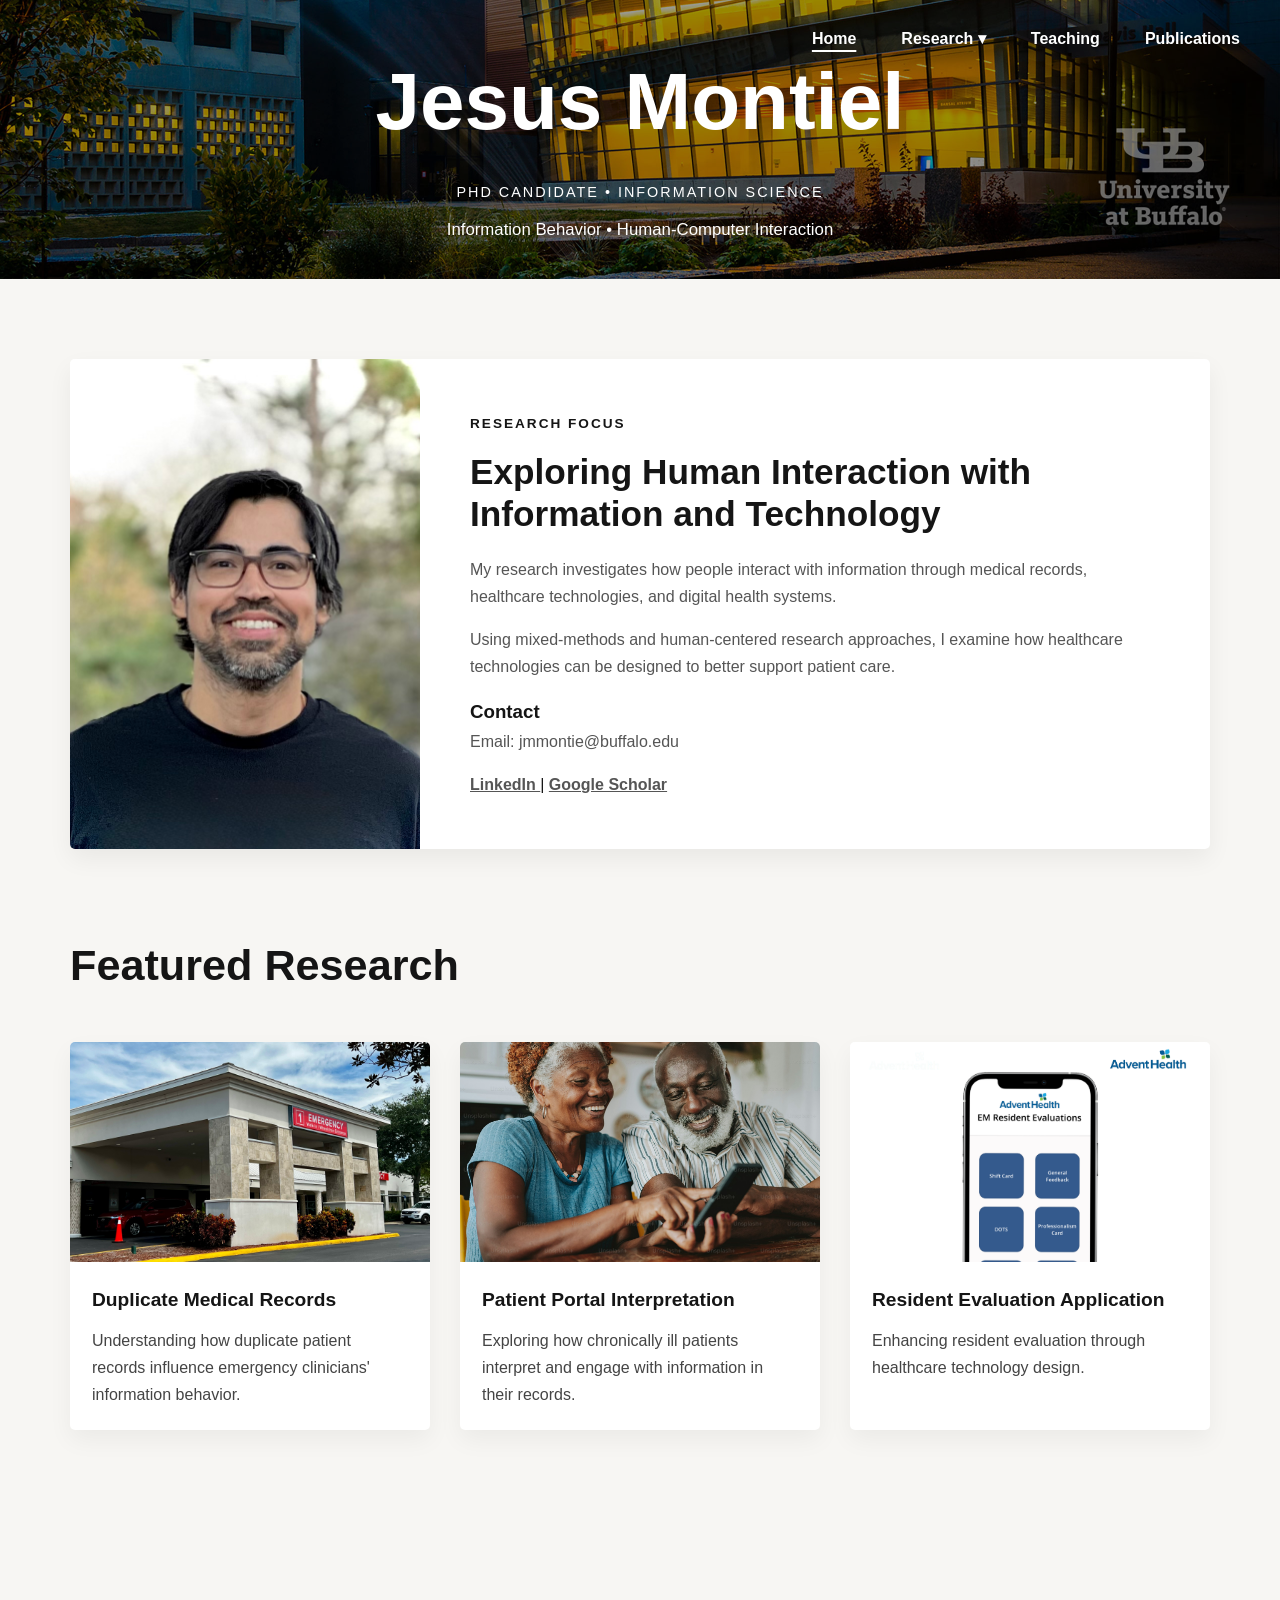
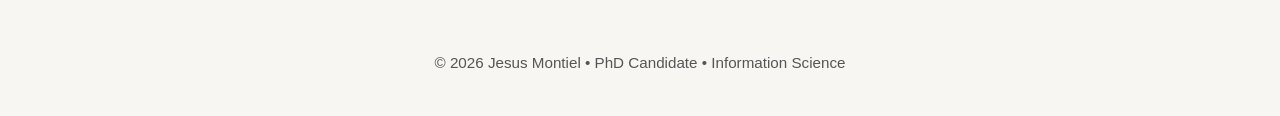
<file: index.html>
<!DOCTYPE html>
<html lang="en">
<head>
    <meta charset="UTF-8">
    <meta name="viewport" content="width=device-width, initial-scale=1.0">
    <title>Home</title>

    <link rel="preconnect" href="https://fonts.googleapis.com">
    <link rel="preconnect" href="https://fonts.gstatic.com" crossorigin>
    
    <link
        href="https://fonts.eet">
    

    <link rel="stylesheet" href="styles.css">
</head>


<body>

    <!-- NAVIGATION -->

    <nav class="navbar">

        <button class="menu-toggle">
            &#9776;
        </button>
    
        <ul>
    
            <li>
                <a href="index.html" class="active">Home</a>
            </li>
    
            <li class="dropdown">
    
                <a>Research ▾</a>
    
                <div class="mega-menu">
    
                    <a href="dissertation.html">
                        Dissertation Research
                    </a>
    
                    <a href="portal.html">
                        Patient Portal Research
                    </a>
    
                    <a href="app.html">
                        Mobile UX Research
                    </a>
    
                </div>
    
            </li>
    
            <li>
                <a href="teaching.html">Teaching</a>
            </li>
    
            <li>
                <a href="publications.html">Publications</a>
            </li>
    
        </ul>
    
    </nav>


    <!-- HERO -->

    <header class="hero">

        <img src = "images/hero.jpg">

        <div class="hero-overlay">

        
            <h1>Jesus Montiel</h1>
            <span class="hero-tag">
                PhD Candidate • Information Science
            </span>
            <p>
                Information Behavior • Human-Computer Interaction 
            </p>
            

        </div>

    </header>

    <!-- ABOUT -->


    <section id="about" class="about-section">
        <div class="about-card">

            <div class="profile-container">
            <img src = "images/profile.jpeg">
            </div>

            <div class="about-content">

                <span class="research-focus">Research Focus</span>

                <h2>
                    Exploring Human Interaction with Information and Technology
                </h2>
        

                <p>
                    My research investigates how people interact with information through medical records, healthcare technologies, and digital health systems.
                </p>
                
                <p>
                    Using mixed-methods and human-centered research approaches, I examine how healthcare technologies can be designed to better support patient care.
                </p>
       

                    <div class="contact-section">

                        <h3>Contact</h3>
                    
                        <p>
                            Email: jmmontie@buffalo.edu
                        </p>
                    
                        <div class="contact-links">
                        
                            <a href="https://www.linkedin.com/in/jesus-montiel-9b087b145/">
                                LinkedIn
                            </a>
                    
                            <span>|</span>
                    
                            <a href="https://scholar.google.com/citations?user=2nwPM_0AAAAJ&hl=en">Google Scholar</a>
                    
                        </div>
                    
                    </div>
                    


    </section>

    <!-- FEATURED RESEARCH -->

    <section id="research" class="research-section">

        <div class="section-header">

            <h2>Featured Research</h2>



        </div>

        <div class="research-grid">

            <article class="research-card">
            <a href = "dissertation.html" class="card-link">
                <img src="images/Hospital.jpg">

                <div class="card-content">

                    <h3>Duplicate Medical Records</h3>

                    <p>
                        Understanding how duplicate patient records influence
                        emergency clinicians' information behavior.
                    </p>

                </div>
            </a>

            </article>

            <article class="research-card">
                <a href = "portal.html" class="card-link">
                <img src="images/patient.png">

                <div class="card-content">

                    <h3>Patient Portal Interpretation</h3>

                    <p>
                        Exploring how chronically ill patients interpret
                        and engage with information in their records.
                    </p>

                </div>
            </a>
            </article>

            <article class="research-card">
                <a href = "app.html" class="card-link">
                <img src="images/m3.png">

                <div class="card-content">

                    <h3>Resident Evaluation Application</h3>

                    <p>
                        Enhancing resident evaluation through healthcare technology design.
                    </p>

                </div>   
             </a>
         </article>

        </div>

    </section>
    <script>

        const menuToggle = document.querySelector('.menu-toggle');
        const navMenu = document.querySelector('.navbar ul');
        
        menuToggle.addEventListener('click', () => {
            navMenu.classList.toggle('show');
        });
        
        document.querySelectorAll('.navbar a').forEach(link => {
            link.addEventListener('click', () => {
                navMenu.classList.remove('show');
            });
        });
        
        </script> 

<footer class="site-footer">

    <p>
        © 2026 Jesus Montiel • PhD Candidate • Information Science
    </p>

</footer>

</body>
</html>
</file>
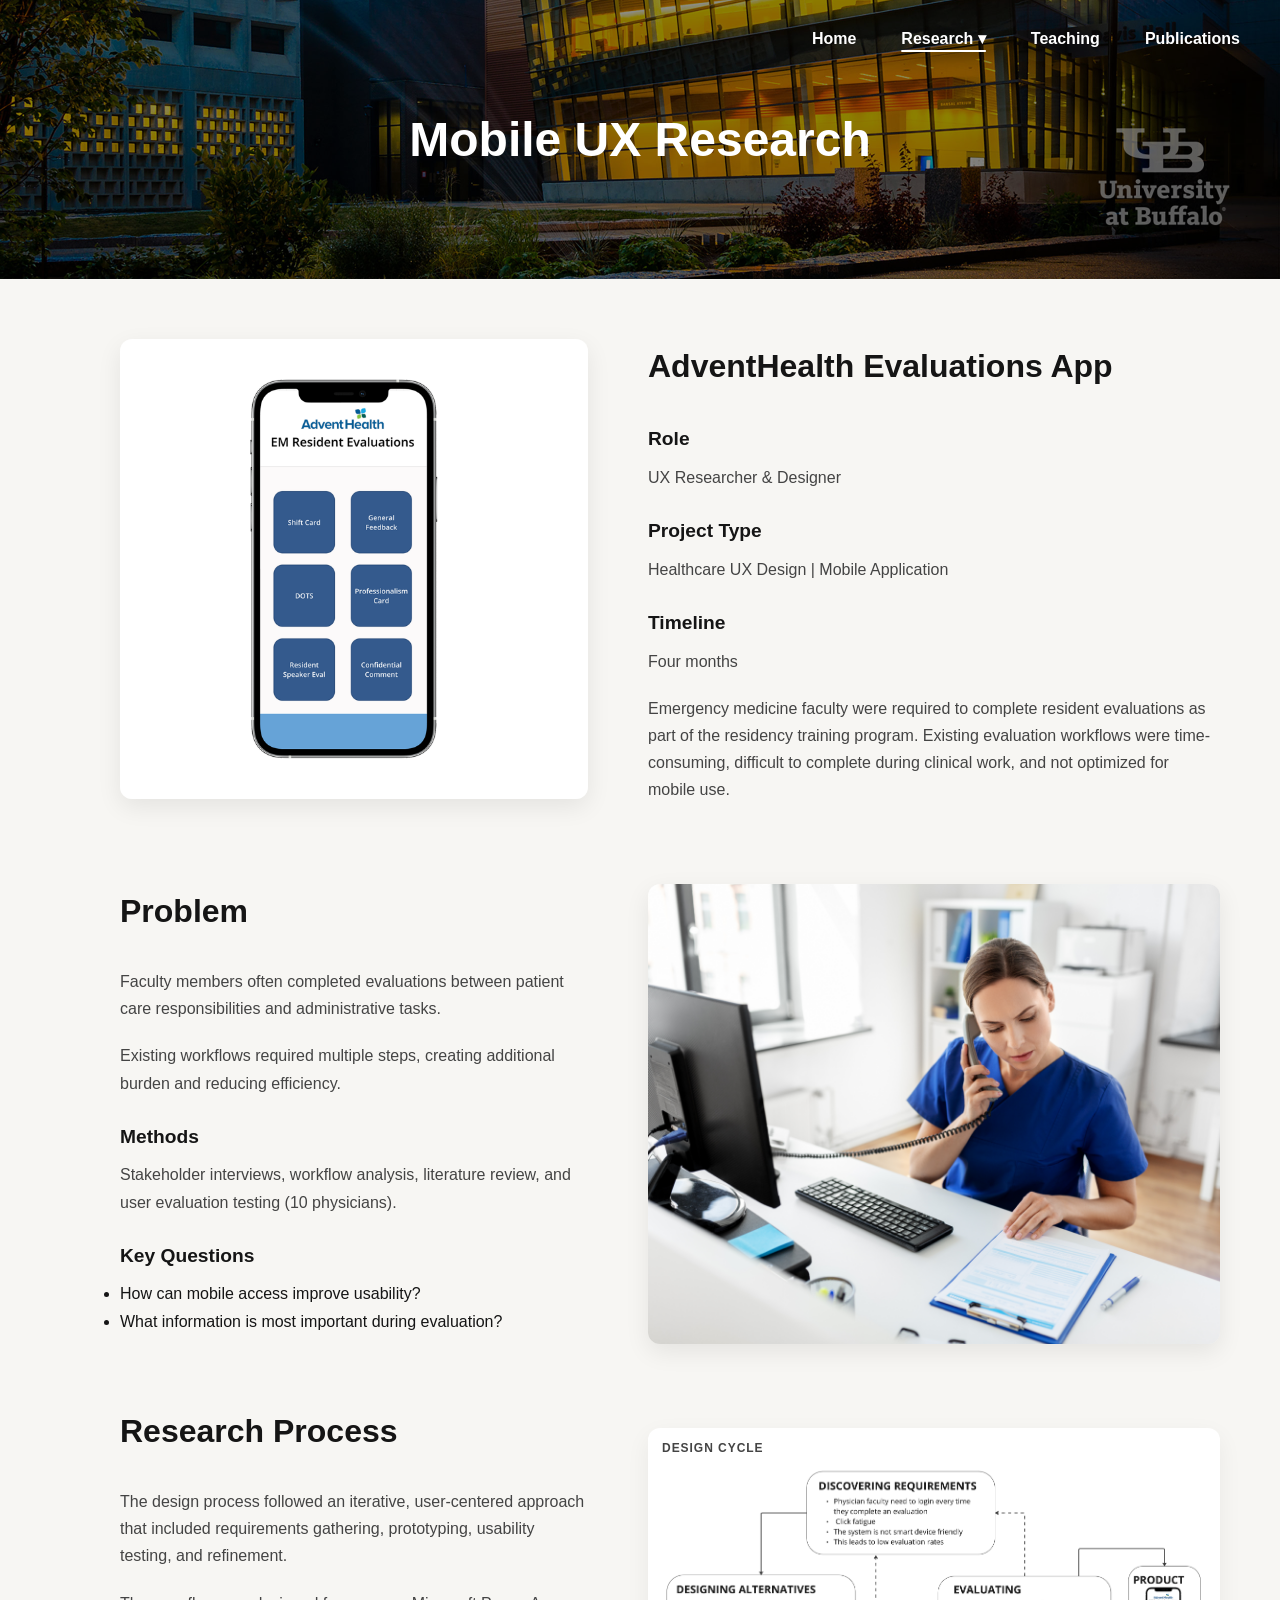
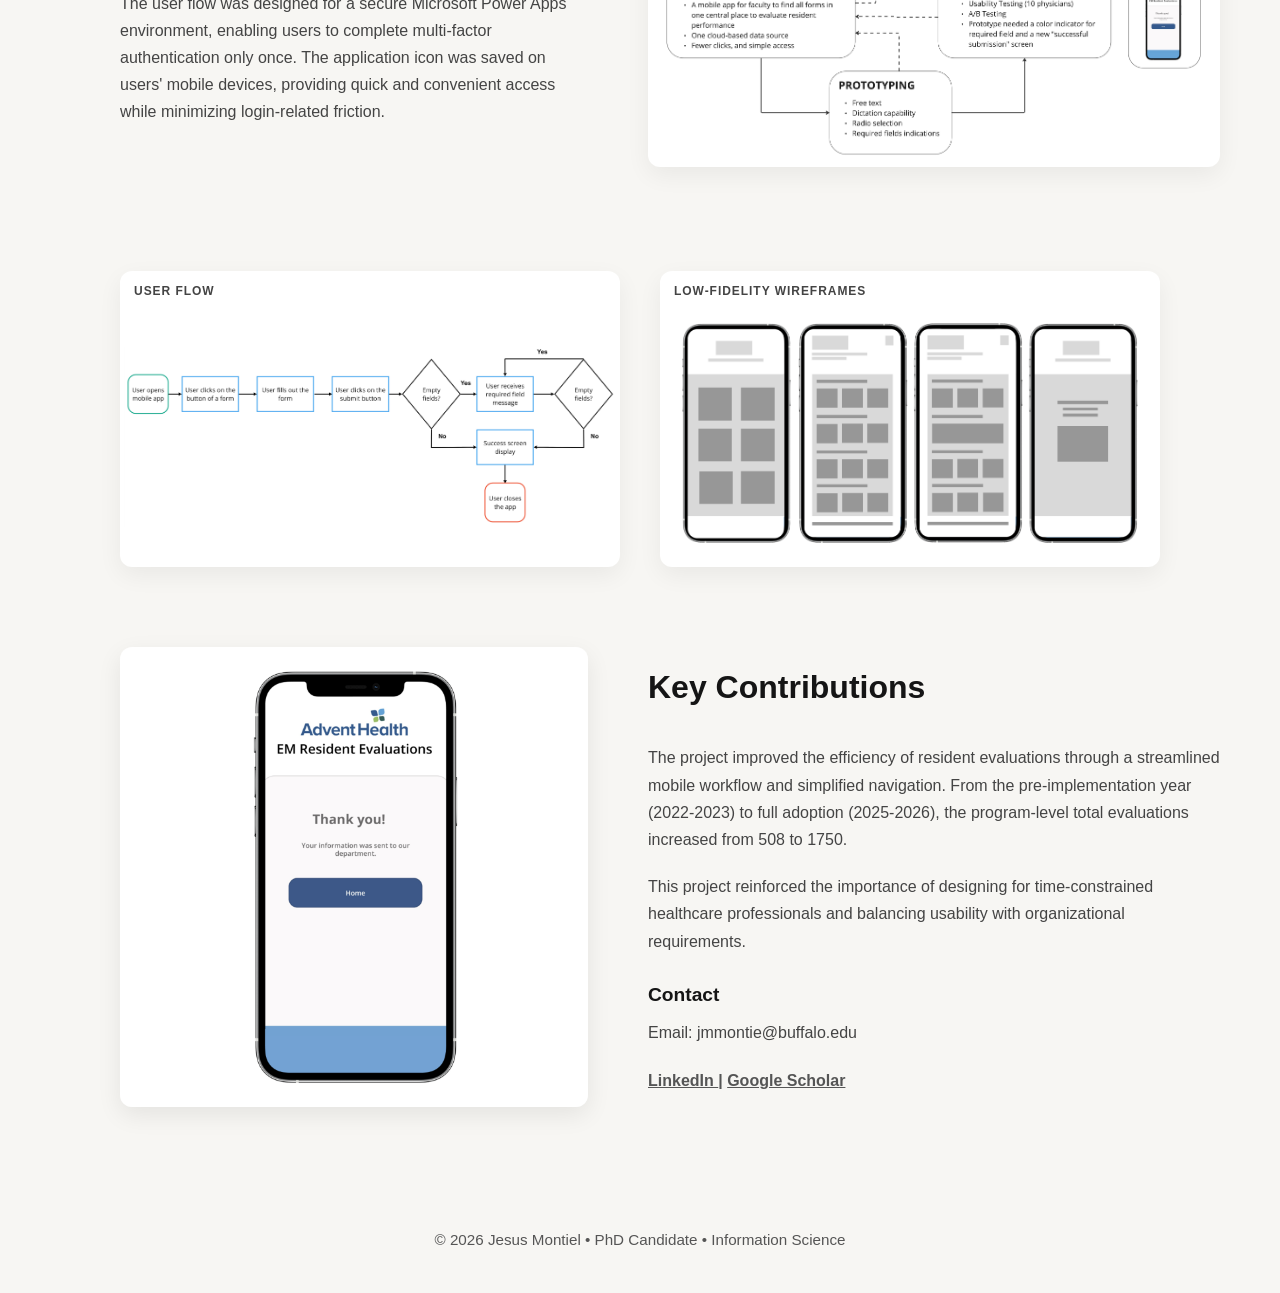
<file: app.html>
<!DOCTYPE html>
<html lang="en">

<head>
    <meta charset="UTF-8">
    <meta name="viewport" content="width=device-width, initial-scale=1.0">
    <title>Research</title>

    <link rel="stylesheet" href="app.css">
</head>

<body>

    <!-- NAVIGATION -->

    <nav class="navbar">

        <button class="menu-toggle">
            &#9776;
        </button>
    
        <ul>
    
            <li>
                <a href="index.html">Home</a>
            </li>
    
            <li class="dropdown">
    
                <a class="active">Research ▾</a>
    
                <div class="mega-menu">
    
                    <a href="dissertation.html">
                        Dissertation Research
                    </a>
    
                    <a href="portal.html">
                        Patient Portal Research
                    </a>
    
                    <a href="app.html">
                        Mobile UX Research
                    </a>
    
                </div>
    
            </li>
    
            <li>
                <a href="teaching.html">Teaching</a>
            </li>
    
            <li>
                <a href="publications.html">Publications</a>
            </li>
    
        </ul>
    
    </nav>

    <!-- HERO -->

    <header class="project-hero">

        <img src = "images/hero.jpg">

        <div class="hero-overlay">
            <h1>Mobile UX Research</h1>
        </div>

    </header>

    <section class="project-overview">

        <div class="overview-grid">
    
            <!-- LEFT COLUMN -->
    
            <figure class="project-image">
    
                <img src = "images/homeapp.png">
    
             
    
            </figure>
    
            <!-- RIGHT COLUMN -->
    
            <div class="overview-content">
    
                <h2>AdventHealth Evaluations App</h2>
    
                <h3>Role</h3>
    
                <p>
                    UX Researcher &amp; Designer
                </p>
    
                <h3>Project Type</h3>
    
                <p>
                    Healthcare UX Design | Mobile Application
                </p>
                
                <h3>Timeline</h3>
    
                <p>
                    Four months
                </p>
    
                <p>
                    Emergency medicine faculty were required to complete
                    resident evaluations as part of the residency training
                    program. Existing evaluation workflows were time-consuming,
                    difficult to complete during clinical work, and not
                    optimized for mobile use.
                </p>
    

            </div>
            
            </div>
        </div>
    
    </section>
  

<!-- SECTION 2 -->

<section class="project-overview">

    <div class="overview-grid reverse-layout">

        <div class="overview-content">

            <h2>Problem</h2>

            <p>
                Faculty members often completed evaluations between
                patient care responsibilities and administrative tasks.
            </p>

            <p>
                Existing workflows required multiple steps, creating
                additional burden and reducing efficiency.
            </p>

            <h3>Methods</h3>

            <p>
                Stakeholder interviews, workflow analysis, literature review, and user evaluation testing (10 physicians).
            </p>

            <h3>Key Questions</h3>
            <ul>
                <li>
                    How can mobile access improve usability?

                </li>

                <li>
                    What information is most important during evaluation?

                </li>
            </ul>

        </div>

        <figure class="project-image">
            <img src = "images/doctors.jpg">

        </figure>

    </div>

</section>


 <!-- Images -->
 <section class="project-overview">

    <div class="overview-grid">

        <!-- LEFT -->

        <div class="overview-content">

            <h2>Research Process</h2>

           
<p>
    The design process followed an iterative, user-centered approach that included requirements gathering, prototyping, usability testing, and refinement.
    </p>
    
    <p>
    The user flow was designed for a secure Microsoft Power Apps environment, enabling users to complete multi-factor authentication only once. The application icon was saved on users' mobile devices, providing quick and convenient access while minimizing login-related friction.
    </p>
    

        </div>

        <!-- RIGHT -->

        <div class="image-card artifact-card">

            <div class="artifact-label">
                Design Cycle
            </div>

           <img src ="images/process.jpg">

    
        </div>

    </div>

</section>

<section class="project-overview">

    <div class="artifact-grid">

        <div class="image-card artifact-card">

            <div class="artifact-label">
                User Flow
            </div>

        <img src="images/User Flow.png">

        </div>

        <div class="image-card artifact-card">

            <div class="artifact-label">
                Low-Fidelity Wireframes
            </div>

        <img src="images/wireframes.png">

        </div>

    </div>

</section>


<section class="project-overview">

    <div class="overview-grid key-contributions">

        <!-- LEFT COLUMN -->

        <figure class="project-image">

            <img src = "images/thank you.png">

        
        </figure>

        <!-- RIGHT COLUMN -->

        <div class="overview-content">

            <h2>Key Contributions</h2>

            <p>
                The project improved the efficiency of resident evaluations through a streamlined mobile workflow and simplified navigation. From the pre-implementation year (2022-2023) to full adoption (2025-2026), the program-level total evaluations increased from 508 to 1750.
            </p>

            <p>
                This project reinforced the importance of
                designing for time-constrained healthcare
                professionals and balancing usability with
                organizational requirements.
                </p>

            <div class="contact-section">

                <h3>Contact</h3>
            
                <p>
                    Email: jmmontie@buffalo.edu
                </p>
            
                <div class="contact-links">
                
                    <a href="https://www.linkedin.com/in/jesus-montiel-9b087b145/">
                        LinkedIn
                    </a>
            
                    <span>|</span>
            
                    <a href="https://scholar.google.com/citations?user=2nwPM_0AAAAJ&hl=en">Google Scholar</a>
            
                </div>
            
            </div>
            
            </div>
            

        </div>
    </div>

</section>
<script>

    const menuToggle = document.querySelector('.menu-toggle');
    const navMenu = document.querySelector('.navbar ul');
    
    menuToggle.addEventListener('click', () => {
        navMenu.classList.toggle('show');
    });
    
    document.querySelectorAll('.navbar a').forEach(link => {
        link.addEventListener('click', () => {
            navMenu.classList.remove('show');
        });
    });
    
    </script> 
    <footer class="site-footer">

        <p>
            © 2026 Jesus Montiel • PhD Candidate • Information Science
        </p>
    
    </footer>
</body>

</html>
</file>
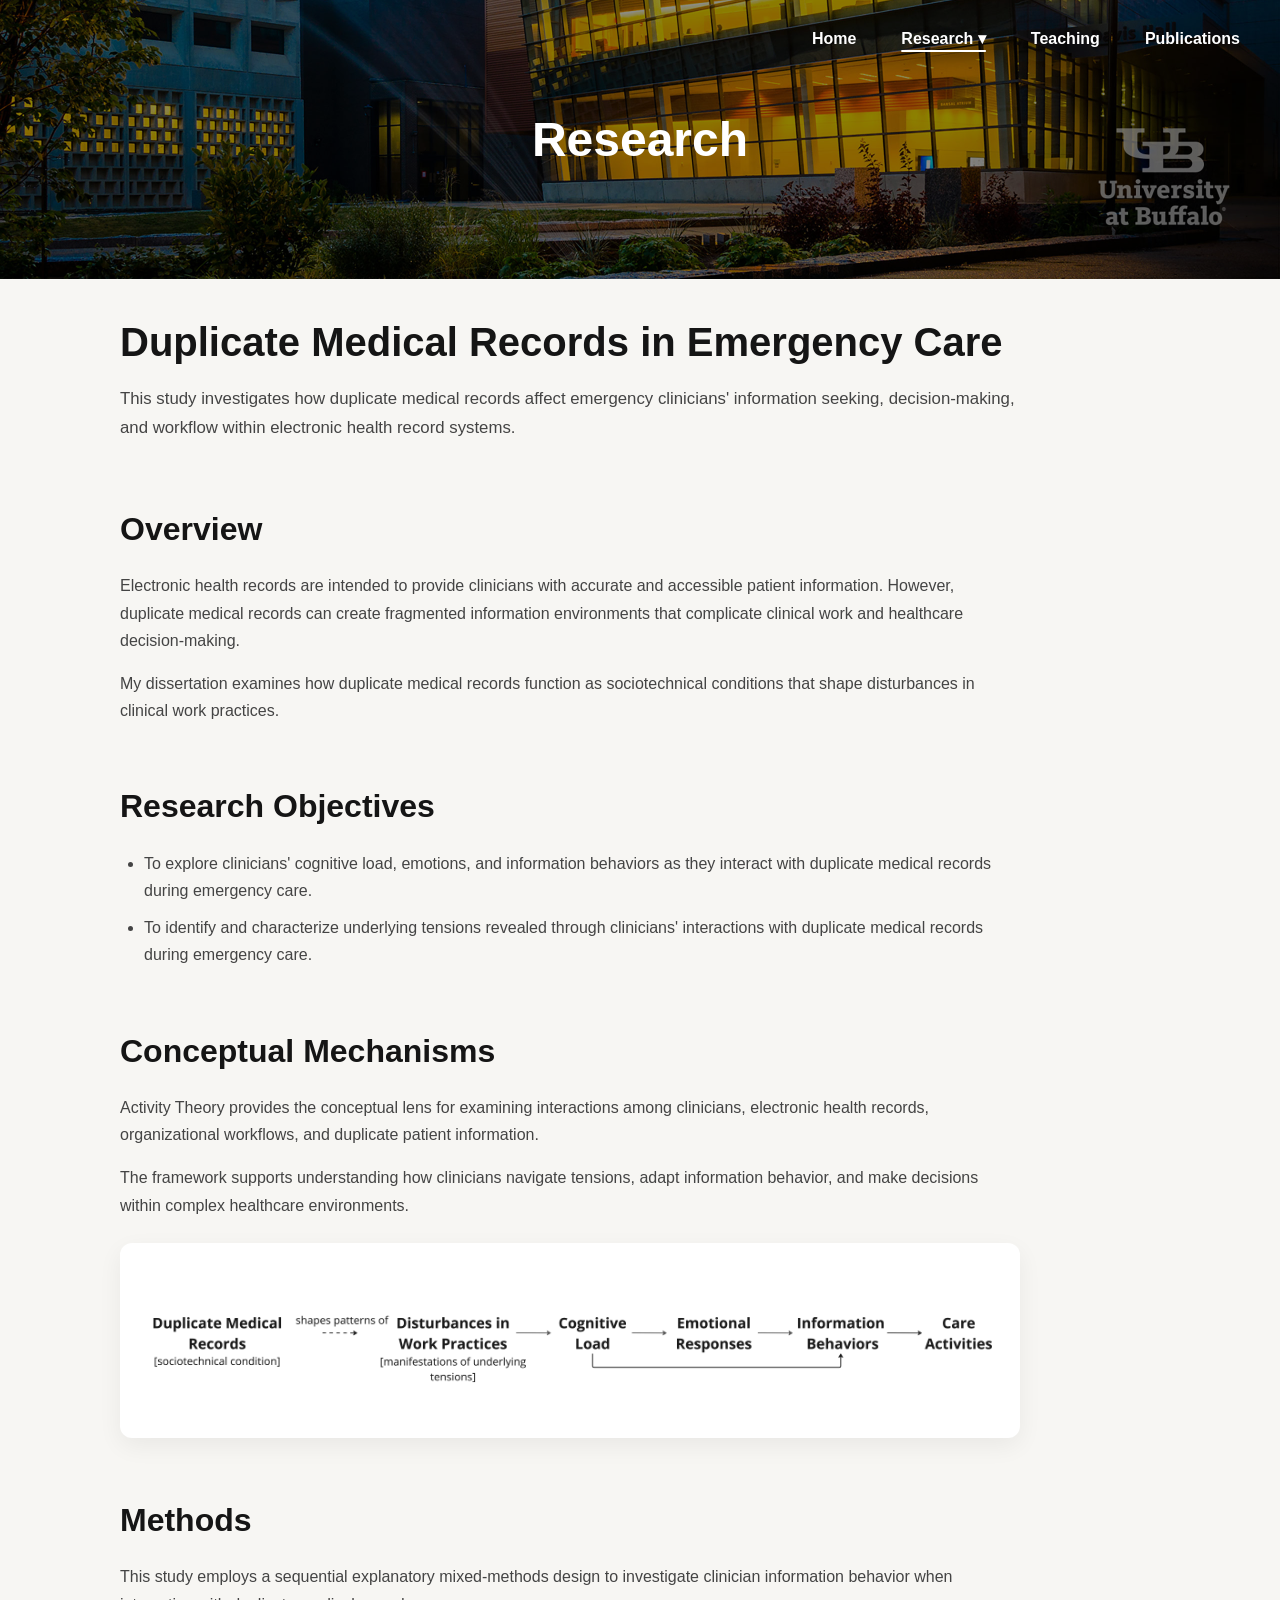
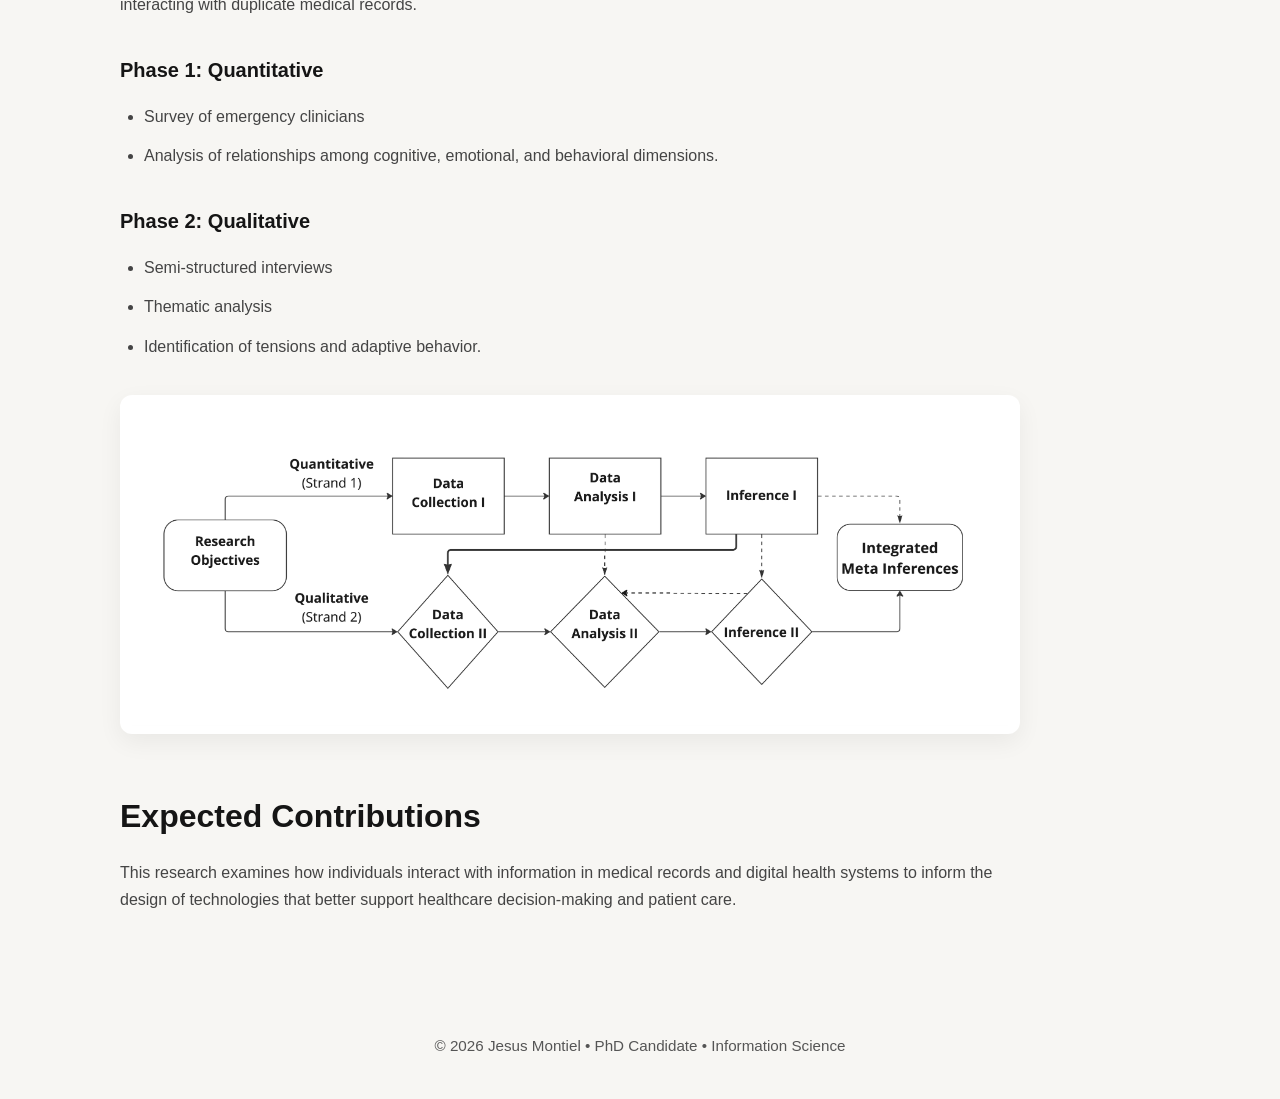
<file: dissertation.html>
<!DOCTYPE html>
<html lang="en">

<head>
    <meta charset="UTF-8">
    <meta name="viewport" content="width=device-width, initial-scale=1.0">
    <title>Research</title>

    <link rel="stylesheet" href="dissertation.css">
</head>

<body>

    <!-- NAVIGATION -->

    <nav class="navbar">

        <button class="menu-toggle">
            &#9776;
        </button>
    
        <ul>
    
            <li>
                <a href="index.html">Home</a>
            </li>
    
            <li class="dropdown">
    
                <a class="active">Research ▾</a>
    
                <div class="mega-menu">
    
                    <a href="dissertation.html">
                        Dissertation Research
                    </a>
    
                    <a href="portal.html">
                        Patient Portal Research
                    </a>
    
                    <a href="app.html">
                        Mobile UX Research
                    </a>
    
                </div>
    
            </li>
    
            <li>
                <a href="teaching.html">Teaching</a>
            </li>
    
            <li>
                <a href="publications.html">Publications</a>
            </li>
    
        </ul>
    
    </nav>

    <!-- HERO -->

    <header class="project-hero">

        <img src = "images/hero.jpg">

        <div class="hero-overlay">
            <h1>Research</h1>
        </div>

    </header>

    <!-- PROJECT INTRO -->

    <section class="project-intro">

        <h2>
            Duplicate Medical Records in Emergency Care 
        

        </h2>
        
        <p>
            This study investigates how duplicate medical records affect
            emergency clinicians' information seeking, decision-making,
            and workflow within electronic health record systems.
        </p>

    </section>

    <!-- OVERVIEW -->

    <section class="content-section">

        <h2>Overview</h2>

        <div class="section-content">

            <p>
                Electronic health records are intended to provide clinicians
                with accurate and accessible patient information. However,
                duplicate medical records can create fragmented information
                environments that complicate clinical work and healthcare
                decision-making.
            </p>

            <p>
                My dissertation examines how duplicate medical records
                function as sociotechnical conditions that shape disturbances
                in clinical work practices.
            </p>

        </div>

    </section>

    <!-- RESEARCH OBJECTIVES -->

    <section class="content-section">

        <h2>Research Objectives</h2>

        <div class="section-content">

            <ul>
                <li>
                    To explore clinicians' cognitive load, emotions, and
                    information behaviors as they interact with duplicate
                    medical records during emergency care.
                </li>

                <li>
                    To identify and characterize underlying tensions
                    revealed through clinicians' interactions with duplicate
                    medical records during emergency care.
                </li>
            </ul>

        </div>

    </section>

    <!-- CONCEPTUAL MECHANISMS -->

    <section class="content-section">

        <h2>Conceptual Mechanisms</h2>

        <div class="section-content">

            <p>
                Activity Theory provides the conceptual lens for examining
                interactions among clinicians, electronic health records,
                organizational workflows, and duplicate patient information.
            </p>

            <p>
                The framework supports understanding how clinicians navigate
                tensions, adapt information behavior, and make decisions
                within complex healthcare environments.
            </p>

            <div class="image-card">
                <img src = "images/map.jpg">
            </div>

        </div>

    </section>

    <!-- METHODS -->

    <section class="content-section">

        <h2>Methods</h2>

        <div class="section-content">

            <p>
                This study employs a sequential explanatory mixed-methods
                design to investigate clinician information behavior when
                interacting with duplicate medical records.
            </p>
<div class="phase">
            <h3>Phase 1: Quantitative</h3>

            <ul>
                <li>Survey of emergency clinicians</li>
                <li>
                    Analysis of relationships among cognitive,
                    emotional, and behavioral dimensions.
                </li>
            </ul>
        </div>
        <div class = "phase">
            <h3>Phase 2: Qualitative</h3>

            <ul>
                <li>Semi-structured interviews</li>
                <li>Thematic analysis</li>
                <li>Identification of tensions and adaptive behavior.</li>
            </ul>
    
        </div>

            <div class="image-card">
                <img src = "images/methods.jpg">
            </div>

        </div>

    </section>

    <!-- EXPECTED CONTRIBUTIONS -->

    <section class="content-section">

        <h2>Expected Contributions</h2>

        <div class="section-content">

            <p>
                This research examines how individuals interact with information in medical records and digital health systems to inform the design of technologies that better support healthcare decision-making and patient care.
            </p>

        </div>

    </section>
    <script>

        const menuToggle = document.querySelector('.menu-toggle');
        const navMenu = document.querySelector('.navbar ul');
        
        menuToggle.addEventListener('click', () => {
            navMenu.classList.toggle('show');
        });
        
        document.querySelectorAll('.navbar a').forEach(link => {
            link.addEventListener('click', () => {
                navMenu.classList.remove('show');
            });
        });
        
        </script> 
        <footer class="site-footer">

            <p>
                © 2026 Jesus Montiel • PhD Candidate • Information Science
            </p>
        
        </footer>
</body>

</html>
</file>
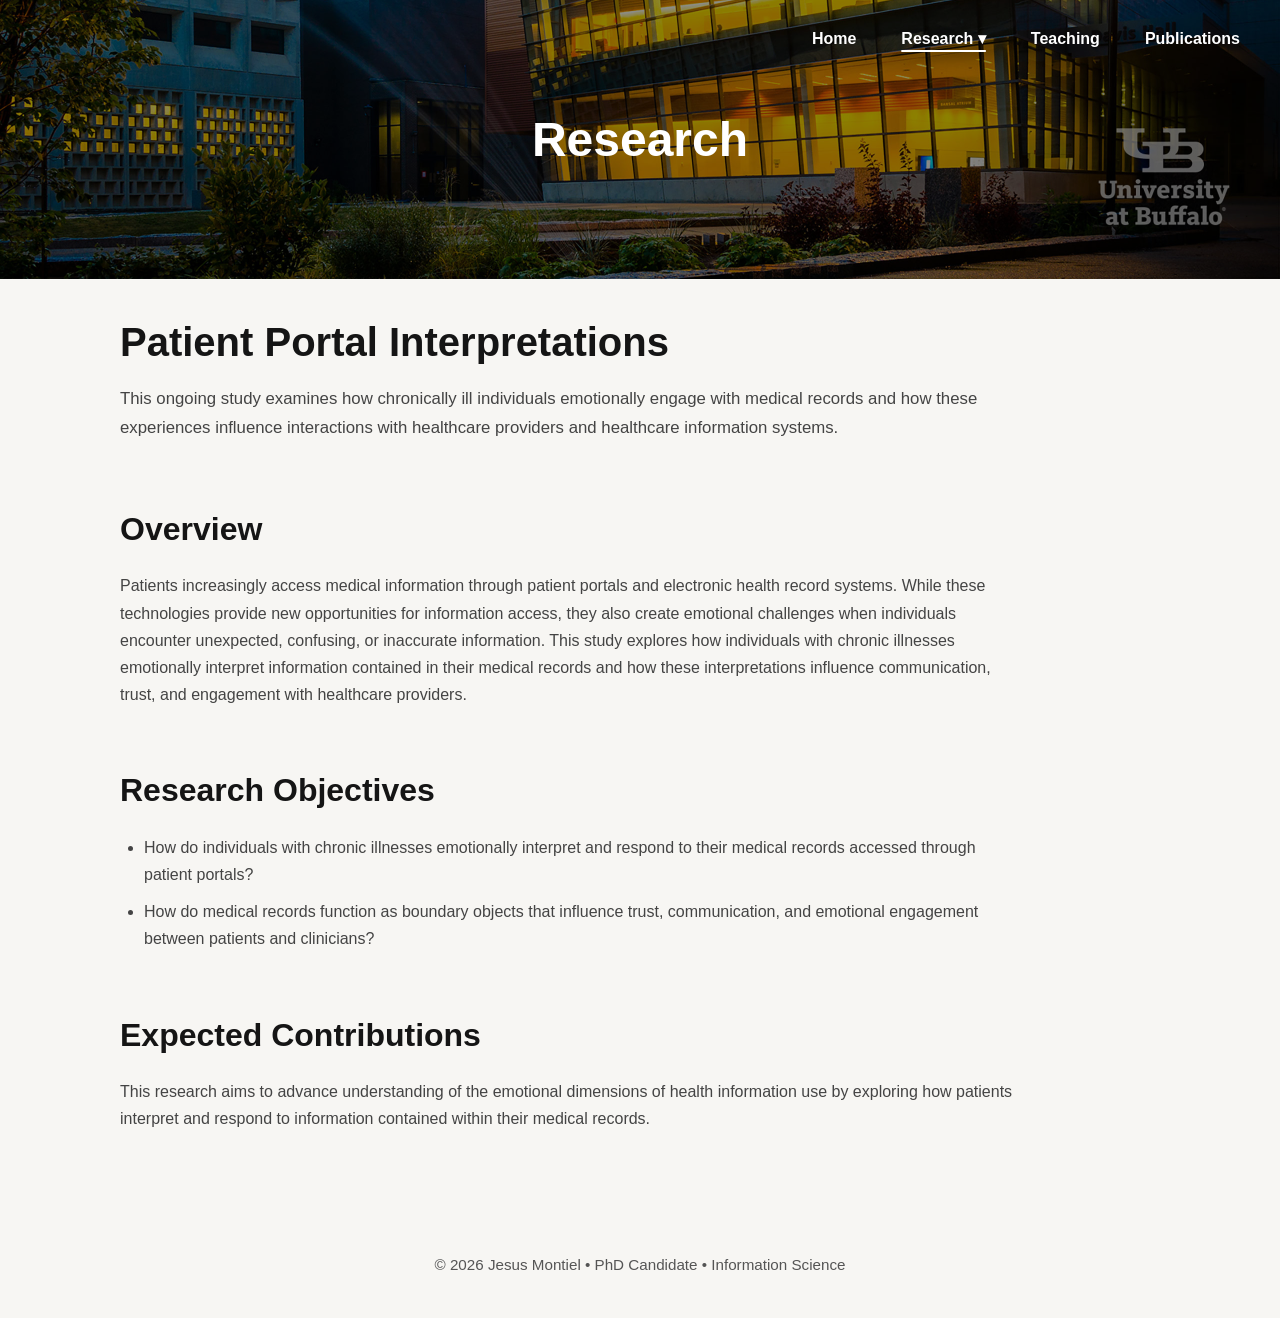
<file: portal.html>
<!DOCTYPE html>
<html lang="en">

<head>
    <meta charset="UTF-8">
    <meta name="viewport" content="width=device-width, initial-scale=1.0">
    <title>Research</title>

    <link rel="stylesheet" href="portal.css">
</head>

<body>

    <!-- NAVIGATION -->

    <nav class="navbar">

        <button class="menu-toggle">
            &#9776;
        </button>
    
        <ul>
    
            <li>
                <a href="index.html">Home</a>
            </li>
    
            <li class="dropdown">
    
                <a class="active">Research ▾</a>
    
                <div class="mega-menu">
    
                    <a href="dissertation.html">
                        Dissertation Research
                    </a>
    
                    <a href="portal.html">
                        Patient Portal Research
                    </a>
    
                    <a href="app.html">
                        Mobile UX Research
                    </a>
    
                </div>
    
            </li>
    
            <li>
                <a href="teaching.html">Teaching</a>
            </li>
    
            <li>
                <a href="publications.html">Publications</a>
            </li>
    
        </ul>
    
    </nav>


    <!-- HERO -->

    <header class="project-hero">

        <img src = "images/hero.jpg">

        <div class="hero-overlay">
            <h1>Research</h1>
        </div>

    </header>

    <!-- PROJECT INTRO -->

    <section class="project-intro">

        <h2>
            Patient Portal Interpretations
        
        
        </h2>

        <p>
            This ongoing study examines how chronically ill individuals emotionally engage with medical records and how these experiences influence interactions with healthcare providers and healthcare information systems.

        </p>

    </section>

    <!-- OVERVIEW -->

    <section class="content-section">

        <h2>Overview</h2>

        <div class="section-content">

            <p>
                Patients increasingly access medical information through patient portals and electronic health record systems. While these technologies provide new opportunities for information access, they also create emotional challenges when individuals encounter unexpected, confusing, or inaccurate information.

                This study explores how individuals with chronic illnesses emotionally interpret information contained in their medical records and how these interpretations influence communication, trust, and engagement with healthcare providers.
            </p>

        

        </div>

    </section>

    <!-- RESEARCH OBJECTIVES -->

    <section class="content-section">

        <h2>Research Objectives</h2>

        <div class="section-content">

            <ul>
                <li>
                    How do individuals with chronic illnesses emotionally interpret and respond to their medical records accessed through patient portals?

                </li>

                <li>
                    How do medical records function as boundary objects that influence trust, communication, and emotional engagement between patients and clinicians?

                </li>
            </ul>

        </div>

    </section>


    <!-- EXPECTED CONTRIBUTIONS -->

    <section class="content-section">

        <h2>Expected Contributions</h2>

        <div class="section-content">

            <p>
                This research aims to advance understanding of the emotional dimensions of health information use by exploring how patients interpret and respond to information contained within their medical records. 

            </p>

        </div>

    </section>
    <script>

        const menuToggle = document.querySelector('.menu-toggle');
        const navMenu = document.querySelector('.navbar ul');
        
        menuToggle.addEventListener('click', () => {
            navMenu.classList.toggle('show');
        });
        
        document.querySelectorAll('.navbar a').forEach(link => {
            link.addEventListener('click', () => {
                navMenu.classList.remove('show');
            });
        });
        
        </script> 
        <footer class="site-footer">

            <p>
                © 2026 Jesus Montiel • PhD Candidate • Information Science
            </p>
        
        </footer>
</body>

</html>
</file>
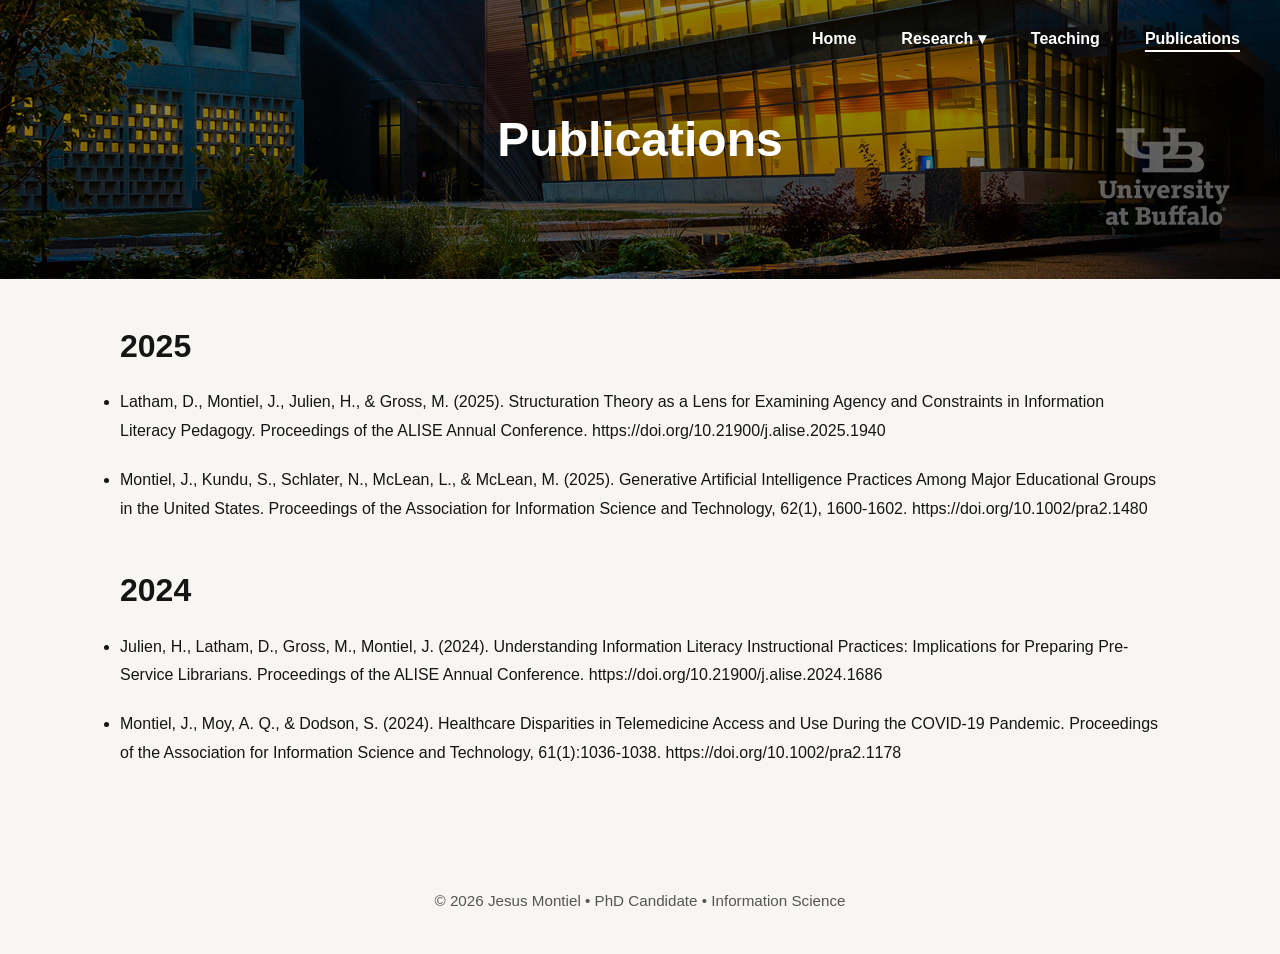
<file: publications.html>
<!DOCTYPE html>
<html lang="en">

<head>
    <meta charset="UTF-8">
    <meta name="viewport" content="width=device-width, initial-scale=1.0">
    <title>Publications</title>

    <link rel="stylesheet" href="publications.css">
</head>

<body>

    <!-- NAVIGATION -->
    <nav class="navbar">

        <button class="menu-toggle">
            &#9776;
        </button>
    
        <ul>
    
            <li>
                <a href="index.html" >Home</a>
            </li>
    
            <li class="dropdown">
    
                <a>Research ▾</a>
    
                <div class="mega-menu">
    
                    <a href="dissertation.html">
                        Dissertation Research
                    </a>
    
                    <a href="portal.html">
                        Patient Portal Research
                    </a>
    
                    <a href="app.html">
                        Mobile UX Research
                    </a>
    
                </div>
    
            </li>
    
            <li>
                <a href="teaching.html">Teaching</a>
            </li>
    
            <li>
                <a href="publications.html"class="active">Publications</a>
            </li>
    
        </ul>
    
    </nav>


    <!-- HERO -->

    <header class="project-hero">

        <img src = "images/hero.jpg">

        <div class="hero-overlay">
            <h1>Publications</h1>
        </div>

    </header>

    <!-- PROJECT INTRO -->

    <section class="project-intro">
  
        <h2 class="year-heading">
           2025

        </h2>

        <ul>
            <li>
                Latham, D., Montiel, J., Julien, H., & Gross, M. (2025). Structuration Theory as a Lens for Examining Agency and Constraints in Information Literacy Pedagogy. Proceedings of the ALISE Annual Conference. https://doi.org/10.21900/j.alise.2025.1940


            </li>
       

            <li>
                Montiel, J., Kundu, S., Schlater, N., McLean, L., & McLean, M. (2025). Generative Artificial Intelligence Practices Among Major Educational Groups in the United States. Proceedings of the Association for Information Science and Technology, 62(1), 1600-1602. https://doi.org/10.1002/pra2.1480

            </li>
        </ul>
      
        <h2 class="year-heading">
            2024
         
         </h2>
 
         <ul>
             <li>
                Julien, H., Latham, D., Gross, M., Montiel, J. (2024). Understanding Information Literacy Instructional Practices: Implications for Preparing Pre-Service Librarians. Proceedings of the ALISE Annual Conference. https://doi.org/10.21900/j.alise.2024.1686

 
 
             </li>
 
             <li>
                Montiel, J., Moy, A. Q., & Dodson, S. (2024). Healthcare Disparities in Telemedicine Access and Use During the COVID-19 Pandemic. Proceedings of the Association for Information Science and Technology, 61(1):1036-1038. https://doi.org/10.1002/pra2.1178


             </li>
         </ul>
 
    </section>
    <script>

        const menuToggle = document.querySelector('.menu-toggle');
        const navMenu = document.querySelector('.navbar ul');
        
        menuToggle.addEventListener('click', () => {
            navMenu.classList.toggle('show');
        });
        
        document.querySelectorAll('.navbar a').forEach(link => {
            link.addEventListener('click', () => {
                navMenu.classList.remove('show');
            });
        });
        
        </script> 
        <footer class="site-footer">

            <p>
                © 2026 Jesus Montiel • PhD Candidate • Information Science
            </p>
        
        </footer>
</body>
</html>
</file>
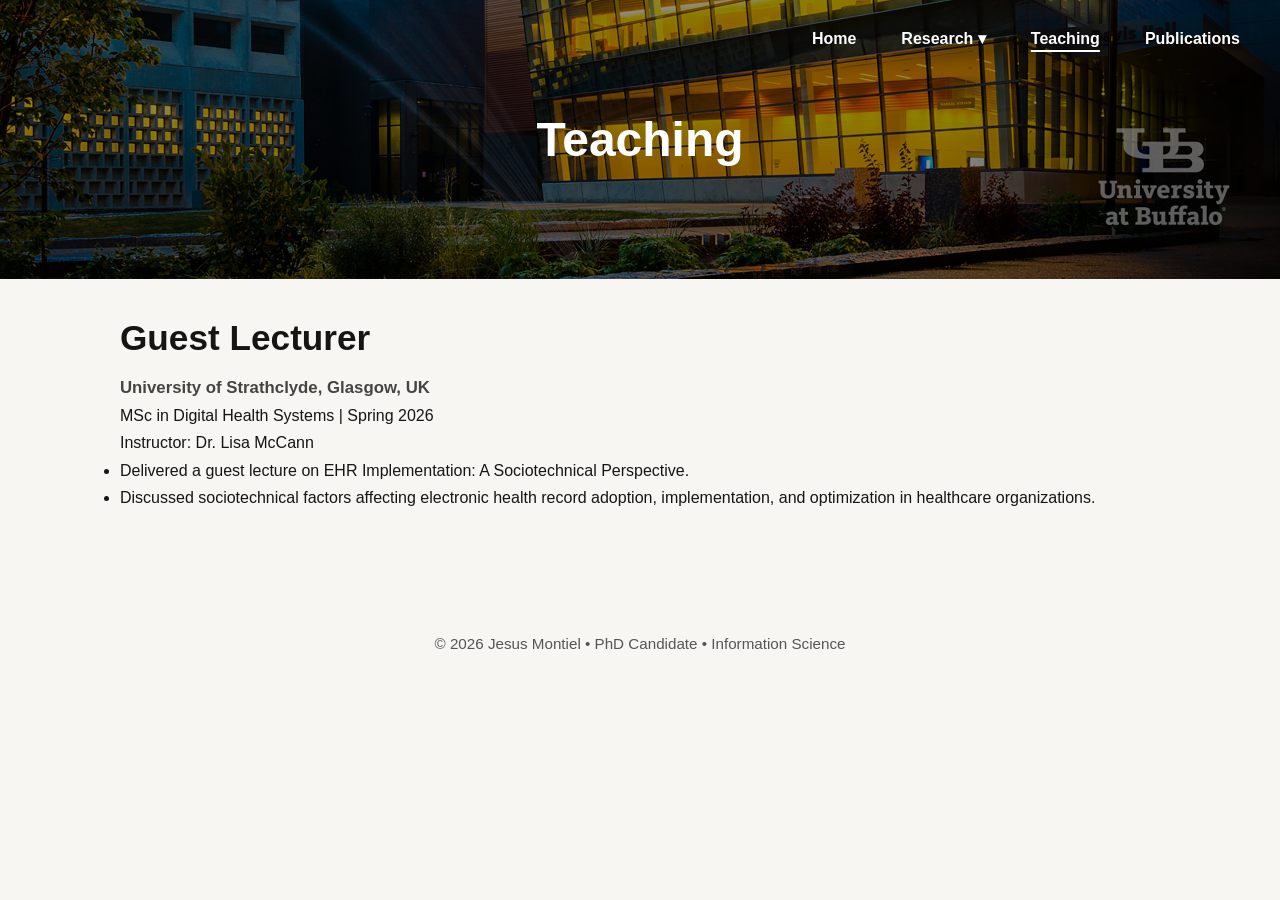
<file: teaching.html>
<!DOCTYPE html>
<html lang="en">

<head>
    <meta charset="UTF-8">
    <meta name="viewport" content="width=device-width, initial-scale=1.0">
    <title>Teaching</title>

    <link rel="stylesheet" href="teaching.css">
</head>

<body>

<!--NAVIGATION -->

        <nav class="navbar">

            <button class="menu-toggle">
                &#9776;
            </button>
        
            <ul>
        
                <li>
                    <a href="index.html" >Home</a>
                </li>
        
                <li class="dropdown">
        
                    <a>Research ▾</a>
        
                    <div class="mega-menu">
        
                        <a href="dissertation.html">
                            Dissertation Research
                        </a>
        
                        <a href="portal.html">
                            Patient Portal Research
                        </a>
        
                        <a href="app.html">
                            Mobile UX Research
                        </a>
        
                    </div>
        
                </li>
        
                <li>
                    <a href="teaching.html"class="active">Teaching</a>
                </li>
        
                <li>
                    <a href="publications.html">Publications</a>
                </li>
        
            </ul>
        
        </nav>
    <!-- HERO -->

    <header class="project-hero">

        <img src = "images/hero.jpg">

        <div class="hero-overlay">
            <h1>Teaching</h1>
        </div>

    </header>

    <!-- PROJECT INTRO -->

    <section class="project-intro">
  
        <h1>
            Guest Lecturer
        
        
        </h1>

        <p>
            <b>University of Strathclyde, Glasgow, UK</b>
             <p></p>
             MSc in Digital Health Systems | Spring 2026
             <p></p>Instructor: Dr. Lisa McCann
        </p>
        <ul>
            <li>
                Delivered a guest lecture on EHR Implementation: A Sociotechnical Perspective.

            </li>

            <li>
                Discussed sociotechnical factors affecting electronic health record adoption, implementation, and optimization in healthcare organizations.

            </li>
        </ul>
 
    </section>
    <script>

        const menuToggle = document.querySelector('.menu-toggle');
        const navMenu = document.querySelector('.navbar ul');
        
        menuToggle.addEventListener('click', () => {
            navMenu.classList.toggle('show');
        });
        
        document.querySelectorAll('.navbar a').forEach(link => {
            link.addEventListener('click', () => {
                navMenu.classList.remove('show');
            });
        });
        
        </script> 
        <footer class="site-footer">

            <p>
                © 2026 Jesus Montiel • PhD Candidate • Information Science
            </p>
        
        </footer>
    </body>
    </html>
</file>
<file: styles.css>
/* =========================
   RESET
========================= */


*{
    margin:0;
    padding:0;
    box-sizing:border-box;
}

html{
    scroll-behavior:smooth;
}

body{
    font-family: 'Inter', sans-serif;
    background:#f7f6f3;
    color:#151515;
    line-height:1.7;
}
/* =========================
   NAVIGATION
========================= */

.navbar{
    position:absolute;
    top:0;
    left:0;

    width:100%;

    padding:25px 40px;

    background:transparent;

    z-index:1000;
}

.navbar ul{
    display:flex;
    justify-content:flex-end;
    align-items:center;

    gap:45px;

    list-style:none;
}

.navbar a{
    color:white;

    text-decoration:none;

    font-size:1rem;

    font-weight:600;

    transition:opacity .2s ease;
}

.navbar a:hover{
    opacity:.80;
}

.navbar a.active{
    font-weight:700;

    text-decoration:underline;
    text-decoration-thickness:2px;
    text-underline-offset:6px;
}

/* =========================
   RESEARCH DROPDOWN
========================= */

.dropdown{
    position:relative;
}

.dropdown > a{
    color:white !important;
}

.dropdown > a.active{
    color:white !important;

    font-weight:700;

    text-decoration:underline;
    text-decoration-thickness:2px;
    text-underline-offset:6px;
}

.mega-menu{
    position:absolute;

    top:38px;

    left:50%;

    transform:translateX(-50%);

    min-width:300px;

    background:#111;

    border-radius:8px;

    padding:12px 0;

    box-shadow:0 15px 30px rgba(0,0,0,.35);

    opacity:0;
    visibility:hidden;

    transition:
        opacity .2s ease,
        visibility .2s ease;

    z-index:5000;
}

.dropdown:hover .mega-menu{
    opacity:1;
    visibility:visible;
}

.mega-menu a{
    display:block;

    padding:12px 20px;

    color:white !important;

    font-size:.95rem;

    font-weight:500;

    text-decoration:none;

    white-space:nowrap;
}

.mega-menu a:hover{
    background:rgba(255,255,255,.08);
}
/* =========================
   HERO
========================= */

.hero{

    position:relative;

    height: 31vh;

    min-height:220px;

    overflow:hidden;
}

.hero img{

    width:100%;
    height:100%;

    object-fit:cover;

    /* Shows more of the lower portion */
    object-position: bottom;
}


.hero-overlay{
    position:absolute;
    inset:0;

    background:rgba(0,0,0,.40);

    display:flex;
    flex-direction:column;
    justify-content:center;
    align-items:center;

    text-align:center;

    color:white;
}


.hero-overlay h1{

    font-size:clamp(3rem,7vw,5rem);

    font-weight:800;

    margin-bottom:10px;
}

.hero-tag{

    font-size:.9rem;

    letter-spacing:2px;

    text-transform:uppercase;

    margin-bottom:12px;
}

.hero-overlay p{

    font-size:1.05rem;
}

/* =========================
   ABOUT
========================= */

.about-section{

    max-width:1200px;
    margin-left:auto;
    margin-right:auto;
    padding-left:30px;
    padding-right:30px;
    margin-top:80px;
    margin-bottom: 80px;
}


.about-card{

    background:white;

    display:grid;

    grid-template-columns:350px 1fr;

    border-radius:5px;

    overflow:hidden;

    box-shadow:0 10px 25px rgba(0,0,0,.06);
}

.profile-container{

    height:100%;
}

.profile-container img{

    width:100%;

    height:100%;

    object-fit:cover;
    border-radious:0;
}

.about-content{

    padding:50px;
}

.research-focus{

    color:#151515;

    font-weight:700;

    font-size:.85rem;

    text-transform:uppercase;

    letter-spacing:2px;
}

.about-content h2{

    margin:15px 0 20px;

    font-size:2.2rem;

    line-height:1.2;
}

.about-content p{

    margin-bottom:16px;

    color:#555;
}

/* =========================
   RESEARCH
========================= */

.research-section{

        max-width:1200px;
        margin-left:auto;
        margin-right:auto;
        padding-left:30px;
        padding-right:30px;
        margin-top:80px;
        margin-bottom: 80px;
        padding-bottom:100px;
    }

.section-header{

    margin-bottom:40px;
}

.section-header h2{

    font-size:2.7rem;

    margin-bottom:8px;
}

.section-header p{

    color:#777;
}

.research-grid{

    display:grid;

    grid-template-columns:
    repeat(3,1fr);

    gap:30px;
}

.card-link{
    display:block;
    text-decoration:none;
    color:inherit;
    height:100%;
}

.research-card{

    background:white;

    border-radius:5px;

    overflow:hidden;

    box-shadow:0 10px 25px rgba(0,0,0,.05);

    transition:
    transform .25s ease,
    box-shadow .25s ease,
    background-color .25s ease;

}

.research-card:hover{

   
  background:#ececec;
  transform:translateY(-4px);
  box-shadow:0 15px 30px rgba(0,0,0,.08);


}

.research-card:active{

    transform:scale(.98);

    background:#e5e5e5;
}

.research-card img{

    width:100%;

    height:220px;

    object-fit:cover;
    display:block;
}

.card-content{

    padding:22px;
}

.card-content h3{

    margin-bottom:10px;

    font-size:1.2rem;
}

.card-content p{

    color:#444;
}

.contact-section a{
    color:#555;
    font-weight:600;
}
.contact-links a:hover{
    opacity:.65;
}

/* =========================
   TABLET
========================= */

@media(max-width:900px){

    .navbar ul{
        gap:20px;
    }

    .about-card{
        grid-template-columns:1fr;
    }

    .profile-container img{
        height:450px;
    }

    .research-grid{
        grid-template-columns:1fr;
    }
}
.menu-toggle{
    display:none;

    background:none;
    border:none;

    color:white;

    font-size:2rem;
    cursor:pointer;
}


.site-footer{
    margin-top:80px;
    padding:40px 20px;
    text-align:center;
}

.site-footer p{
    color:#555;
    font-size:.95rem;
}

@media(max-width:768px){

    .navbar{
        
    display:flex;
    align-items:center;
    justify-content:flex-start;
    }
    
    .menu-toggle{
        display:block;
    
    }
    
    
    .navbar ul{
        display:none;
    
        position:absolute;
        top:70px;
        left:24px;
    
        background:#111;
    
        padding:20px;
    
        border-radius:10px;
    
        flex-direction:column;

        align-items:flex-start;   /* ADD THIS */
        text-align:left;

        gap:16px;
    
        min-width:220px;
    
        box-shadow:0 10px 30px rgba(0,0,0,.3);
    }
    .navbar ul li{
        width:100%;
    }
    
    .navbar ul a{
        display:block;
        width:100%;
        text-align:left;
    }
    
    .navbar ul.show{
        display:flex;
    }
    .mega-menu{
        position:static;
    
        opacity:1;
        visibility:visible;
    
        transform:none;
    
        background:none;
    
        box-shadow:none;
    
        padding-top:10px;
    
        min-width:auto;
    }
}
</file>
<file: app.css>
/* =========================
   RESET
========================= */

*{
    margin:0;
    padding:0;
    box-sizing:border-box;
}

html{
    scroll-behavior:smooth;
}

body{
    font-family:'Inter', sans-serif;
    background:#f7f6f3;
    color:#151515;
    line-height:1.7;
}
/* =========================
   NAVIGATION
========================= */

.navbar{
    position:absolute;
    top:0;
    left:0;

    width:100%;

    padding:25px 40px;

    background:transparent;

    z-index:1000;
}

.navbar ul{
    display:flex;
    justify-content:flex-end;
    align-items:center;

    gap:45px;

    list-style:none;
}

.navbar a{
    color:white;

    text-decoration:none;

    font-size:1rem;

    font-weight:600;

    transition:opacity .2s ease;
}

.navbar a:hover{
    opacity:.80;
}

.navbar a.active{
    font-weight:700;

    text-decoration:underline;
    text-decoration-thickness:2px;
    text-underline-offset:6px;
}

/* =========================
   RESEARCH DROPDOWN
========================= */

.dropdown{
    position:relative;
}

.dropdown > a{
    color:white !important;
}

.dropdown > a.active{
    color:white !important;

    font-weight:700;

    text-decoration:underline;
    text-decoration-thickness:2px;
    text-underline-offset:6px;
}

.mega-menu{
    position:absolute;

    top:38px;

    left:50%;

    transform:translateX(-50%);

    min-width:300px;

    background:#111;

    border-radius:8px;

    padding:12px 0;

    box-shadow:0 15px 30px rgba(0,0,0,.35);

    opacity:0;
    visibility:hidden;

    transition:
        opacity .2s ease,
        visibility .2s ease;

    z-index:5000;
}

.dropdown:hover .mega-menu{
    opacity:1;
    visibility:visible;
}

.mega-menu a{
    display:block;

    padding:12px 20px;

    color:white !important;

    font-size:.95rem;

    font-weight:500;

    text-decoration:none;

    white-space:nowrap;
}

.mega-menu a:hover{
    background:rgba(255,255,255,.08);
}
/* =========================
   HERO
========================= */

.project-hero{
    position:relative;
    height:31vh;
    min-height:220px;
    overflow:hidden;
}

.project-hero img{
    width:100%;
    height:100%;
    object-fit:cover;
    object-position:bottom;
}

.hero-overlay{
    position:absolute;
    inset:0;

    display:flex;
    justify-content:center;
    align-items:center;

    text-align:center;

    background:rgba(0,0,0,.45);
}

.hero-overlay h1{
    color:white;
    font-size:3rem;
    font-weight:700;
}


/* =========================
   PROJECT OVERVIEW
========================= */

.project-overview{
    max-width:1200px;
    margin:60px auto;
    padding:0 80px;
}

.overview-grid{
    display:grid;
    grid-template-columns:45% 55%;
    gap:60px;
    align-items:start;
}


/* =========================
   IMAGE COLUMN
========================= */

.project-image{
    margin:0;
}

.project-image img{
    width:100%;
    height: 460px;
object-fit:cover;
    display:block;

    border-radius:12px;

    box-shadow:0 8px 24px rgba(0,0,0,.08);
}

.project-image figcaption{
    margin-top:16px;

    text-align:center;

    font-size:.95rem;
    line-height:1.6;

    color:#555;
}


/* =========================
   CONTENT COLUMN
========================= */

.overview-content h2{
    font-size:2rem;
    font-weight:700;

    margin-bottom:30px;
}

.overview-content h3{
    font-size:1.2rem;
    font-weight:600;

    margin-top:24px;
    margin-bottom:8px;

    color:#151515;
}

.overview-content p{
    color:#444;
    margin-bottom:20px;
}


/* =========================
   CONTENT SECTIONS
========================= */


.content-section:last-child{
    margin-bottom:0;
}

.content-section h2{
    font-size:1.75rem;
    font-weight:600;
    margin-bottom:16px;
}

.content-section h3{
    font-size:1.15rem;
    font-weight:600;
    margin-top:24px;
    margin-bottom:10px;
}

.content-section p,
.content-section li{
    color:#444;
}

.content-section p{
    margin-bottom:16px;
}

.content-section ul{
    padding-left:24px;
}

.content-section li{
    margin-bottom:10px;
}

.key-contributions{
    align-items:center;
}

/* =========================
   IMAGE CARDS
========================= */

.image-card{
    background:white;

    padding:4px;

    border-radius:12px;

    box-shadow:0 8px 24px rgba(0,0,0,.06);

    margin-top:24px;
    width:100%;
    transition:
    transform .3s ease,
    box-shadow .3s ease;
}

.image-card:hover{
    transform:scale(1.03);
    box-shadow:0 12px 24px rgba(0,0,0,.12);
    z-index:100;
}

.project-overview{
    overflow:visible;
}

.image-card img{
    width:100%;
    height:100%;
    display:block;
    border-radius:8px;
    object-fit:contain;
}

/* =========================
   UX ARTIFACTS
========================= */

.process-diagram{

    margin:24px 0 12px 0;
}


.artifact-card{
    position:relative;
    margin-bottom:20px;
    padding-top:32px;
}

.artifact-grid{
    display:grid;
    grid-template-columns:1fr 1fr;
    gap:40px;
    align-items:stretch;
}


.artifact-label{
    position:absolute;

    top:10px;
    left:14px;

    color:#444;

    font-size:.75rem;

    font-weight:700;

    text-transform:uppercase;

    letter-spacing:.08em;
    z-index:10;
}

.contact-links{
  margin-top:12px;
}

.contact-links a,
.contact-links span{
    color:#555;
font-size:1rem;
font-weight:600;
}
.contact-links a{
    text-decoration:underline;
}
.contact-links a:hover{
    opacity:.65;
}
.contact-lines a:first-child:after{
    content:"|";
    color:#555;
}
/* =========================
   TABLET
========================= */

@media(max-width:900px){

    .navbar ul{
        gap:20px;
    }

    .about-card{
        grid-template-columns:1fr;
    }

    .profile-container img{
        height:450px;
    }

    .research-grid{
        grid-template-columns:1fr;
    }
}
.menu-toggle{
    display:none;

    background:none;
    border:none;

    color:white;

    font-size:2rem;
    cursor:pointer;
}

.site-footer{
    margin-top:80px;
    padding:40px 20px;
    text-align:center;
}

.site-footer p{
    color:#555;
    font-size:.95rem;
}

/* =========================
   MOBILE
========================= */
@media(max-width:768px){


.hero-overlay h1{
    font-size:2.2rem;
}

    .navbar{
        
    display:flex;
    align-items:center;
    justify-content:flex-start;
    }
    
    .menu-toggle{
        display:block;
    
    }
    
    .image-card:hover{
        transform:none;
    }
    
    .navbar ul{
        display:none;
    
        position:absolute;
        top:70px;
        left:24px;
    
        background:#111;
    
        padding:20px;
    
        border-radius:10px;
    
        flex-direction:column;

        align-items:flex-start;   /* ADD THIS */
        text-align:left;

        gap:16px;
    
        min-width:220px;
    
        box-shadow:0 10px 30px rgba(0,0,0,.3);
    }
    .navbar ul li{
        width:100%;
    }
    
    .navbar ul a{
        display:block;
        width:100%;
        text-align:left;
    }
    
    .navbar ul.show{
        display:flex;
    }
    .mega-menu{
        position:static;
    
        opacity:1;
        visibility:visible;
    
        transform:none;
    
        background:none;
    
        box-shadow:none;
    
        padding-top:10px;
    
        min-width:auto;
    }

    .overview-grid{
        grid-template-columns:1fr;
        gap:40px;
    }
    .overview-content{
        min-width:0;
    }

    .artifact-grid{
        grid-template-columns:1fr;
    }

     .project-overview{
    
    padding-left:16px;
    padding-right:16px;
    }
  
    .project-image img{
    height:auto;
    max-height:500px;
  }

    .process-cards{
    grid-template-columns:1fr;
    }

   .project-overview{
    padding-left:24px;
    padding-right:24px;  
   }

   .overview-grid{
    grid-template-columns:1fr;
    gap:30px;   
    }

    .overview-content{
    width:100%;   
}

    .overview-content h2{
    font-size:1.75rem;
}

    .project-image{
    width:100%;
}

   .project-image img{
    width:100%;
    height:auto;
    max-height:none;
}

}


/* =========================
   RESEARCH PROCESS
========================= */

.research-process{
    max-width:1200px;
    margin:80px auto;
    padding:0 80px;
}

.research-process h2{
    font-size:2rem;
    font-weight:700;
    margin-bottom:40px;
}

/* Cards Layout */

.process-cards{
    display:grid;
    grid-template-columns:repeat(3, 1fr);
    gap:30px;
}

/* Individual Card */

.process-card{
    background:white;

    border-radius:16px;

    overflow:hidden;

    box-shadow:0 8px 24px rgba(0,0,0,.06);

    margin:0;
}

.process-card img{
    width:100%;
    height:280px;

    object-fit:cover;

    display:block;
}

.process-card figcaption{
    padding:24px;

    font-size:1.1rem;
    font-weight:600;

    color:#151515;

    text-align:left;
}
</file>
<file: dissertation.css>
/* =========================
   RESET
========================= */

*{
    margin:0;
    padding:0;
    box-sizing:border-box;
}

html{
    scroll-behavior:smooth;
}

body{
    font-family:'Inter', sans-serif;
    background:#f7f6f3;
    color:#151515;
    line-height:1.7;
}
/* =========================
   NAVIGATION
========================= */

.navbar{
    position:absolute;
    top:0;
    left:0;

    width:100%;

    padding:25px 40px;

    background:transparent;

    z-index:1000;
}

.navbar ul{
    display:flex;
    justify-content:flex-end;
    align-items:center;

    gap:45px;

    list-style:none;
}

.navbar a{
    color:white;

    text-decoration:none;

    font-size:1rem;

    font-weight:600;

    transition:opacity .2s ease;
}

.navbar a:hover{
    opacity:.80;
}

.navbar a.active{
    font-weight:700;

    text-decoration:underline;
    text-decoration-thickness:2px;
    text-underline-offset:6px;
}

/* =========================
   RESEARCH DROPDOWN
========================= */

.dropdown{
    position:relative;
}

.dropdown > a{
    color:white !important;
}

.dropdown > a.active{
    color:white !important;

    font-weight:700;

    text-decoration:underline;
    text-decoration-thickness:2px;
    text-underline-offset:6px;
}

.mega-menu{
    position:absolute;

    top:38px;

    left:50%;

    transform:translateX(-50%);

    min-width:300px;

    background:#111;

    border-radius:8px;

    padding:12px 0;

    box-shadow:0 15px 30px rgba(0,0,0,.35);

    opacity:0;
    visibility:hidden;

    transition:
        opacity .2s ease,
        visibility .2s ease;

    z-index:5000;
}

.dropdown:hover .mega-menu{
    opacity:1;
    visibility:visible;
}

.mega-menu a{
    display:block;

    padding:12px 20px;

    color:white !important;

    font-size:.95rem;

    font-weight:500;

    text-decoration:none;

    white-space:nowrap;
}

.mega-menu a:hover{
    background:rgba(255,255,255,.08);
}
/* =========================
   HERO
========================= */

.project-hero{
    position:relative;
    height:31vh;
    min-height:220px;
    overflow:hidden;
}

.project-hero img{
    width:100%;
    height:100%;
    object-fit:cover;
    object-position:bottom;
}

.hero-overlay{
    position:absolute;
    inset:0;

    display:flex;
    justify-content:center;
    align-items:center;

    text-align:center;

    color:white;

    background:rgba(0,0,0,.45);
}

.hero-overlay h1{
    font-size:3rem;
    font-weight:700;
}


/* =========================
   PAGE WIDTH
========================= */

.project-intro,
.content-section{
    max-width:1200px;
    margin:0 auto;
    padding-left:80px;
    padding-right:80px;
}


/* =========================
   PROJECT INTRO
========================= */

.project-intro{
    margin-top:40px;
    margin-bottom:60px;
}

.project-intro h2{
    font-size: 2.5rem;
    line-height:1.15;
    font-weight:700;
    margin-bottom:20px;
}

.project-intro p{
    max-width:900px;
    font-size:1.05rem;
    color:#444;
}


/* =========================
   CONTENT SECTIONS
========================= */

.content-section{
    margin-bottom:55px;
}

.content-section:last-child{
    margin-bottom:0;
}

.content-section h2{
    font-size:2rem;
    font-weight:700;
    color:#151515;
    margin-bottom:16px;
}

.content-section h3{
    font-size:1.2rem;
    font-weight:600;
    color:#151515;
    margin-top:24px;
    margin-bottom:10px;
}

.section-content{
    max-width:900px;
}

.content-section p{
    color:#444;
    margin-bottom:16px;
}

.content-section ul{
    padding-left:24px;
    margin-bottom:0;
}

.content-section li{
    color:#444;
    margin-bottom:10px;
}

.phase{
    margin-top:35px;
    margin-bottom:35px;
}

.phase h3{
    font-size:1.25rem;
    font-weight:600;

    margin-bottom:16px;

}

.phase ul{
    padding-left:24px;
}

.phase li{
    margin-bottom:12px;
    color:#444;
}

/* REMOVE EXTRA SPACE FROM LAST ELEMENT */

.section-content > *:last-child{
    margin-bottom:0;
}


/* =========================
   IMAGE CARDS
========================= */

.image-card{
    background:white;

    padding:8px;

    border-radius:12px;

    box-shadow:0 8px 24px rgba(0,0,0,.06);

    max-width:900px;

    margin-top:24px;
    transition:
    transform .3s ease,
    box-shadow .3s ease;
}

.image-card img{
    width:100%;
    display:block;
    border-radius:8px;
   
}

.image-card:hover{
    transform:scale(1.12);
    box-shadow:0 16px 30px rgba (0,0,0,.15);
    z-index:100;
}

.project-overview{
    overflow:visible;
}
 /* =========================
   TABLET
========================= */

@media(max-width:900px){

    .navbar ul{
        gap:20px;
    }

    .about-card{
        grid-template-columns:1fr;
    }

    .profile-container img{
        height:450px;
    }

    .research-grid{
        grid-template-columns:1fr;
    }
}
.menu-toggle{
    display:none;

    background:none;
    border:none;

    color:white;

    font-size:2rem;
    cursor:pointer;
}

.site-footer{
    margin-top:80px;
    padding:40px 20px;
    text-align:center;
}

.site-footer p{
    color:#555;
    font-size:.95rem;
}

/* =========================
   MOBILE
========================= */

@media(max-width:768px){

    .navbar{
        
    display:flex;
    align-items:center;
    justify-content:flex-start;
    }
    
    .menu-toggle{
        display:block;
    
    }
    
    
    .navbar ul{
        display:none;
    
        position:absolute;
        top:70px;
        left:24px;
    
        background:#111;
    
        padding:20px;
    
        border-radius:10px;
    
        flex-direction:column;

        align-items:flex-start;   /* ADD THIS */
        text-align:left;

        gap:16px;
    
        min-width:220px;
    
        box-shadow:0 10px 30px rgba(0,0,0,.3);
    }
    .navbar ul li{
        width:100%;
    }
    
    .navbar ul a{
        display:block;
        width:100%;
        text-align:left;
    }
    
    .navbar ul.show{
        display:flex;
    }
    .mega-menu{
        position:static;
    
        opacity:1;
        visibility:visible;
    
        transform:none;
    
        background:none;
    
        box-shadow:none;
    
        padding-top:10px;
    
        min-width:auto;
    }
}
</file>
<file: portal.css>
/* =========================
   RESET
========================= */

*{
    margin:0;
    padding:0;
    box-sizing:border-box;
}

html{
    scroll-behavior:smooth;
}

body{
    font-family:'Inter', sans-serif;
    background:#f7f6f3;
    color:#151515;
    line-height:1.7;
}
/* =========================
   NAVIGATION
========================= */

.navbar{
    position:absolute;
    top:0;
    left:0;

    width:100%;

    padding:25px 40px;

    background:transparent;

    z-index:1000;
}

.navbar ul{
    display:flex;
    justify-content:flex-end;
    align-items:center;

    gap:45px;

    list-style:none;
}

.navbar a{
    color:white;

    text-decoration:none;

    font-size:1rem;

    font-weight:600;

    transition:opacity .2s ease;
}

.navbar a:hover{
    opacity:.80;
}

.navbar a.active{
    font-weight:700;

    text-decoration:underline;
    text-decoration-thickness:2px;
    text-underline-offset:6px;
}

/* =========================
   RESEARCH DROPDOWN
========================= */

.dropdown{
    position:relative;
}

.dropdown > a{
    color:white !important;
}

.dropdown > a.active{
    color:white !important;

    font-weight:700;

    text-decoration:underline;
    text-decoration-thickness:2px;
    text-underline-offset:6px;
}

.mega-menu{
    position:absolute;

    top:38px;

    left:50%;

    transform:translateX(-50%);

    min-width:300px;

    background:#111;

    border-radius:8px;

    padding:12px 0;

    box-shadow:0 15px 30px rgba(0,0,0,.35);

    opacity:0;
    visibility:hidden;

    transition:
        opacity .2s ease,
        visibility .2s ease;

    z-index:5000;
}

.dropdown:hover .mega-menu{
    opacity:1;
    visibility:visible;
}

.mega-menu a{
    display:block;

    padding:12px 20px;

    color:white !important;

    font-size:.95rem;

    font-weight:500;

    text-decoration:none;

    white-space:nowrap;
}

.mega-menu a:hover{
    background:rgba(255,255,255,.08);
}
/* =========================
   HERO
========================= */

.project-hero{
    position:relative;
    height:31vh;
    min-height:220px;
    overflow:hidden;
}

.project-hero img{
    width:100%;
    height:100%;
    object-fit:cover;
    object-position:bottom;
}

.hero-overlay{
    position:absolute;
    inset:0;

    display:flex;
    justify-content:center;
    align-items:center;

    text-align:center;

    color:white;

    background:rgba(0,0,0,.45);
}

.hero-overlay h1{
    font-size:3rem;
    font-weight:700;
}


/* =========================
   PAGE WIDTH
========================= */

.project-intro,
.content-section{
    max-width:1200px;
    margin:0 auto;
    padding-left:80px;
    padding-right:80px;
}


/* =========================
   PROJECT INTRO
========================= */

.project-intro{
    margin-top:40px;
    margin-bottom:60px;
}

.project-intro h2{
    font-size: 2.5rem;
    line-height:1.15;
    font-weight:700;
    margin-bottom:20px;
}

.project-intro p{
    max-width:900px;
    font-size:1.05rem;
    color:#444;
}


/* =========================
   CONTENT SECTIONS
========================= */

.content-section{
    margin-bottom:55px;
}

.content-section:last-child{
    margin-bottom:0;
}

.content-section h2{
    font-size:2rem;
    font-weight:700;
    color:#151515;
    margin-bottom:16px;
}

.content-section h3{
    font-size:1.15rem;
    font-weight:600;
    color:#151515;
    margin-top:24px;
    margin-bottom:10px;
}

.section-content{
    max-width:900px;
}

.content-section p{
    color:#444;
    margin-bottom:16px;
}

.content-section ul{
    padding-left:24px;
    margin-bottom:0;
}

.content-section li{
    color:#444;
    margin-bottom:10px;
}


/* REMOVE EXTRA SPACE FROM LAST ELEMENT */

.section-content > *:last-child{
    margin-bottom:0;
}


/* =========================
   IMAGE CARDS
========================= */

.image-card{
    background:white;

    padding:18px;

    border-radius:12px;

    box-shadow:0 8px 24px rgba(0,0,0,.06);

    max-width:900px;

    margin-top:24px;
}

.image-card img{
    width:100%;
    display:block;
    border-radius:8px;
}


/* =========================
   TABLET
========================= */

@media(max-width:900px){

    .navbar ul{
        gap:20px;
    }

    .about-card{
        grid-template-columns:1fr;
    }

    .profile-container img{
        height:450px;
    }

    .research-grid{
        grid-template-columns:1fr;
    }
}
.menu-toggle{
    display:none;

    background:none;
    border:none;

    color:white;

    font-size:2rem;
    cursor:pointer;
}

.site-footer{
    margin-top:80px;
    padding:40px 20px;
    text-align:center;
}

.site-footer p{
    color:#555;
    font-size:.95rem;
}

/* =========================
   MOBILE
========================= */

@media(max-width:768px){

    .project-intro,
    .content-section{
        padding-left:24px;
        padding-right:24px;
    }

}

@media(max-width:768px){

    .navbar{
        
    display:flex;
    align-items:center;
    justify-content:flex-start;
    }
    
    .menu-toggle{
        display:block;
    
    }
    
    
    .navbar ul{
        display:none;
    
        position:absolute;
        top:70px;
        left:24px;
    
        background:#111;
    
        padding:20px;
    
        border-radius:10px;
    
        flex-direction:column;

        align-items:flex-start;   /* ADD THIS */
        text-align:left;

        gap:16px;
    
        min-width:220px;
    
        box-shadow:0 10px 30px rgba(0,0,0,.3);
    }
    .navbar ul li{
        width:100%;
    }
    
    .navbar ul a{
        display:block;
        width:100%;
        text-align:left;
    }
    
    .navbar ul.show{
        display:flex;
    }
    .mega-menu{
        position:static;
    
        opacity:1;
        visibility:visible;
    
        transform:none;
    
        background:none;
    
        box-shadow:none;
    
        padding-top:10px;
    
        min-width:auto;
    }
}
</file>
<file: publications.css>
/* =========================
   RESET
========================= */

*{
    margin:0;
    padding:0;
    box-sizing:border-box;
}

html{
    scroll-behavior:smooth;
}

body{
    font-family:'Inter', sans-serif;
    background:#f7f6f3;
    color:#151515;
    line-height:1.7;
}
/* =========================
   NAVIGATION
========================= */

.navbar{
    position:absolute;
    top:0;
    left:0;

    width:100%;

    padding:25px 40px;

    background:transparent;

    z-index:1000;
}

.navbar ul{
    display:flex;
    justify-content:flex-end;
    align-items:center;

    gap:45px;

    list-style:none;
}

.navbar a{
    color:white;

    text-decoration:none;

    font-size:1rem;

    font-weight:600;

    transition:opacity .2s ease;
}

.navbar a:hover{
    opacity:.80;
}

.navbar a.active{
    font-weight:700;

    text-decoration:underline;
    text-decoration-thickness:2px;
    text-underline-offset:6px;
}

/* =========================
   RESEARCH DROPDOWN
========================= */

.dropdown{
    position:relative;
}

.dropdown > a{
    color:white !important;
}

.dropdown > a.active{
    color:white !important;

    font-weight:700;

    text-decoration:underline;
    text-decoration-thickness:2px;
    text-underline-offset:6px;
}

.mega-menu{
    position:absolute;

    top:38px;

    left:50%;

    transform:translateX(-50%);

    min-width:300px;

    background:#111;

    border-radius:8px;

    padding:12px 0;

    box-shadow:0 15px 30px rgba(0,0,0,.35);

    opacity:0;
    visibility:hidden;

    transition:
        opacity .2s ease,
        visibility .2s ease;

    z-index:5000;
}

.dropdown:hover .mega-menu{
    opacity:1;
    visibility:visible;
}

.mega-menu a{
    display:block;

    padding:12px 20px;

    color:white !important;

    font-size:.95rem;

    font-weight:500;

    text-decoration:none;

    white-space:nowrap;
}

.mega-menu a:hover{
    background:rgba(255,255,255,.08);
}

/* =========================
   HERO
========================= */

.project-hero{
    position:relative;
    height:31vh;
    min-height:220px;
    overflow:hidden;
}

.project-hero img{
    width:100%;
    height:100%;
    object-fit:cover;
    object-position:bottom;
}

.hero-overlay{
    position:absolute;
    inset:0;

    display:flex;
    justify-content:center;
    align-items:center;

    text-align:center;

    color:white;

    background:rgba(0,0,0,.45);
}

.hero-overlay h1{
    font-size:3rem;
    font-weight:700;
}


/* =========================
   PAGE WIDTH
========================= */

.project-intro,
.content-section{
    max-width:1200px;
    margin:0 auto;
    padding-left:80px;
    padding-right:80px;
}


/* =========================
   PROJECT INTRO
========================= */

.project-intro{
    margin-top:40px;
    margin-bottom:70px;
}

.project-intro h2{
    font-size: 2rem;
    line-height:1.1;
    font-weight:700;
    margin-bottom:24px;
}

.project-intro p{
    max-width:900px;
    font-size:1.05rem;
    color:#444;
}

.project-intro li{
    margin-bottom:20px;
    line-height:1.8;
}



/* =========================
   CONTENT SECTIONS
========================= */

.content-section{
    margin-bottom:70px;
}

.content-section:last-child{
    margin-bottom:0;
}

.content-section h2{
    font-size:1.75rem;
    font-weight:600;
    color:#151515;
    margin-bottom:16px;
}

.content-section h3{
    font-size:1.15rem;
    font-weight:600;
    color:#151515;
    margin-top:24px;
    margin-bottom:10px;
}

.section-content{
    max-width:900px;
}

.content-section p{
    color:#444;
    margin-bottom:16px;
}

.content-section ul{
    padding-left:24px;
    margin-bottom:0;
}

.content-section li{
    color:#444;
    margin-bottom:10px;
}

.year-heading{
    margin-top:50px;
}


/* REMOVE EXTRA SPACE FROM LAST ELEMENT */

.section-content > *:last-child{
    margin-bottom:0;
}


/* =========================
   IMAGE CARDS
========================= */

.image-card{
    background:white;

    padding:18px;

    border-radius:12px;

    box-shadow:0 8px 24px rgba(0,0,0,.06);

    max-width:900px;

    margin-top:24px;
}

.image-card img{
    width:100%;
    display:block;
    border-radius:8px;
}

/* =========================
   TABLET
========================= */

@media(max-width:900px){

    .navbar ul{
        gap:20px;
    }

    .about-card{
        grid-template-columns:1fr;
    }

    .profile-container img{
        height:450px;
    }

    .research-grid{
        grid-template-columns:1fr;
    }
}
.menu-toggle{
    display:none;

    background:none;
    border:none;

    color:white;

    font-size:2rem;
    cursor:pointer;
}

.site-footer{
    margin-top:80px;
    padding:40px 20px;
    text-align:center;
}

.site-footer p{
    color:#555;
    font-size:.95rem;
}

/* =========================
   MOBILE
========================= */

@media(max-width:768px){

    .navbar{
        
        display:flex;
        align-items:center;
        justify-content:flex-start;
        }
        
        .menu-toggle{
            display:block;
        
        }
        
        
        .navbar ul{
            display:none;
        
            position:absolute;
            top:70px;
            left:24px;
        
            background:#111;
        
            padding:20px;
        
            border-radius:10px;
        
            flex-direction:column;
    
            align-items:flex-start;   /* ADD THIS */
            text-align:left;
    
            gap:16px;
        
            min-width:220px;
        
            box-shadow:0 10px 30px rgba(0,0,0,.3);
        }
        .navbar ul li{
            width:100%;
        }
        
        .navbar ul a{
            display:block;
            width:100%;
            text-align:left;
        }
        
        .navbar ul.show{
            display:flex;
        }
        .mega-menu{
            position:static;
        
            opacity:1;
            visibility:visible;
        
            transform:none;
        
            background:none;
        
            box-shadow:none;
        
            padding-top:10px;
        
            min-width:auto;
        }
    }
</file>
<file: teaching.css>
/* =========================
   RESET
========================= */

*{
    margin:0;
    padding:0;
    box-sizing:border-box;
}

html{
    scroll-behavior:smooth;
}

body{
    font-family:'Inter', sans-serif;
    background:#f7f6f3;
    color:#151515;
    line-height:1.7;
}
/* =========================
   NAVIGATION
========================= */

.navbar{
    position:absolute;
    top:0;
    left:0;

    width:100%;

    padding:25px 40px;

    background:transparent;

    z-index:1000;
}

.navbar ul{
    display:flex;
    justify-content:flex-end;
    align-items:center;

    gap:45px;

    list-style:none;
}

.navbar a{
    color:white;

    text-decoration:none;

    font-size:1rem;

    font-weight:600;

    transition:opacity .2s ease;
}

.navbar a:hover{
    opacity:.80;
}

.navbar a.active{
    font-weight:700;

    text-decoration:underline;
    text-decoration-thickness:2px;
    text-underline-offset:6px;
}

/* =========================
   RESEARCH DROPDOWN
========================= */

.dropdown{
    position:relative;
}

.dropdown > a{
    color:white !important;
}

.dropdown > a.active{
    color:white !important;

    font-weight:700;

    text-decoration:underline;
    text-decoration-thickness:2px;
    text-underline-offset:6px;
}

.mega-menu{
    position:absolute;

    top:38px;

    left:50%;

    transform:translateX(-50%);

    min-width:300px;

    background:#111;

    border-radius:8px;

    padding:12px 0;

    box-shadow:0 15px 30px rgba(0,0,0,.35);

    opacity:0;
    visibility:hidden;

    transition:
        opacity .2s ease,
        visibility .2s ease;

    z-index:5000;
}

.dropdown:hover .mega-menu{
    opacity:1;
    visibility:visible;
}

.mega-menu a{
    display:block;

    padding:12px 20px;

    color:white !important;

    font-size:.95rem;

    font-weight:500;

    text-decoration:none;

    white-space:nowrap;
}

.mega-menu a:hover{
    background:rgba(255,255,255,.08);
}
/* =========================
   HERO
========================= */

.project-hero{
    position:relative;
    height:31vh;
    min-height:220px;
    overflow:hidden;
}

.project-hero img{
    width:100%;
    height:100%;
    object-fit:cover;
    object-position:bottom;
}

.hero-overlay{
    position:absolute;
    inset:0;

    display:flex;
    justify-content:center;
    align-items:center;

    text-align:center;

    color:white;

    background:rgba(0,0,0,.45);
}

.hero-overlay h1{
    font-size:3rem;
    font-weight:700;
}


/* =========================
   PAGE WIDTH
========================= */

.project-intro,
.content-section{
    max-width:1200px;
    margin:0 auto;
    padding-left:80px;
    padding-right:80px;
}


/* =========================
   PROJECT INTRO
========================= */

.project-intro{
    margin-top:40px;
    margin-bottom:70px;
}

.project-intro h1{
    font-size: 2.2rem;
    line-height:1.1;
    font-weight:600;
    margin-bottom:16px;
}

.project-intro p{
    max-width:900px;
    font-size:1.05rem;
    color:#444;
}


/* =========================
   CONTENT SECTIONS
========================= */

.content-section{
    margin-bottom:55px;
}

.content-section:last-child{
    margin-bottom:0;
}

.content-section h2{
    font-size:1.75rem;
    font-weight:600;
    color:#151515;
    margin-bottom: 16px;
}

.content-section h3{
    font-size:1.15rem;
    font-weight:600;
    color:#151515;
    margin-top:24px;
    margin-bottom:10px;
}

.section-content{
    max-width:900px;
}

.content-section p{
    color:#444;
    margin-bottom:16px;
}

.content-section ul{
    padding-left:24px;
    margin-bottom:0;
}

.content-section li{
    color:#444;
    margin-bottom:12px;
}


/* REMOVE EXTRA SPACE FROM LAST ELEMENT */

.section-content > *:last-child{
    margin-bottom:0;
}


/* =========================
   IMAGE CARDS
========================= */

.image-card{
    background:white;

    padding:18px;

    border-radius:12px;

    box-shadow:0 8px 24px rgba(0,0,0,.06);

    max-width:900px;

    margin-top:24px;
}

.image-card img{
    width:100%;
    display:block;
    border-radius:8px;
}

/* =========================
   TABLET
========================= */

@media(max-width:900px){

    .navbar ul{
        gap:20px;
    }

    .about-card{
        grid-template-columns:1fr;
    }

    .profile-container img{
        height:450px;
    }

    .research-grid{
        grid-template-columns:1fr;
    }
}
.menu-toggle{
    display:none;

    background:none;
    border:none;

    color:white;

    font-size:2rem;
    cursor:pointer;
}

.site-footer{
    margin-top:80px;
    padding:40px 20px;
    text-align:center;
}

.site-footer p{
    color:#555;
    font-size:.95rem;
}


/* =========================
   MOBILE
========================= */

@media(max-width:768px){

    .navbar{
        
    display:flex;
    align-items:center;
    justify-content:flex-start;
    }
    
    .menu-toggle{
        display:block;
    
    }
    
    
    .navbar ul{
        display:none;
    
        position:absolute;
        top:70px;
        left:24px;
    
        background:#111;
    
        padding:20px;
    
        border-radius:10px;
    
        flex-direction:column;

        align-items:flex-start;   /* ADD THIS */
        text-align:left;

        gap:16px;
    
        min-width:220px;
    
        box-shadow:0 10px 30px rgba(0,0,0,.3);
    }
    .navbar ul li{
        width:100%;
    }
    
    .navbar ul a{
        display:block;
        width:100%;
        text-align:left;
    }
    
    .navbar ul.show{
        display:flex;
    }
    .mega-menu{
        position:static;
    
        opacity:1;
        visibility:visible;
    
        transform:none;
    
        background:none;
    
        box-shadow:none;
    
        padding-top:10px;
    
        min-width:auto;
    }
}
</file>
